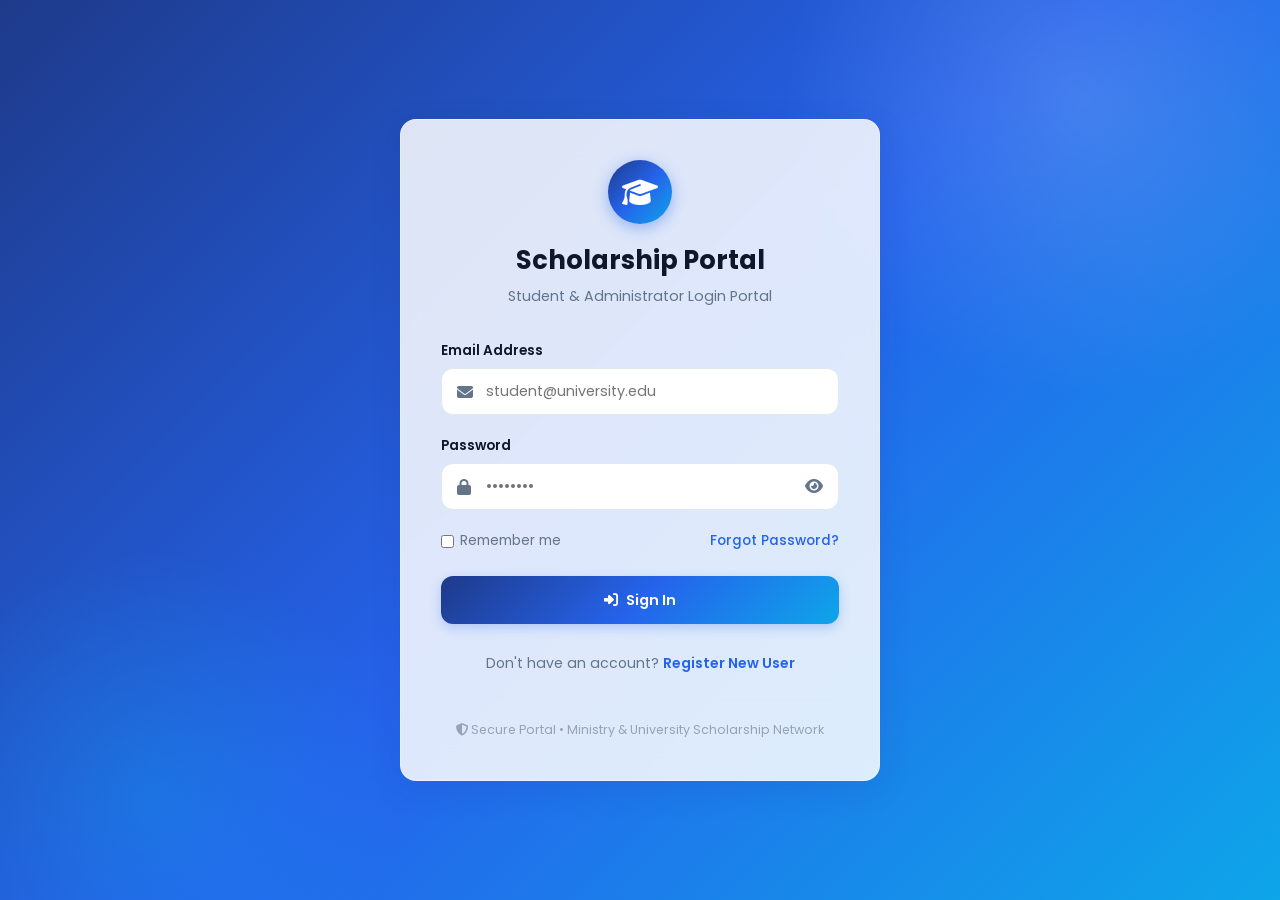
<file: index.html>
<!DOCTYPE html>
<html lang="en">
<head>
    <meta charset="UTF-8">
    <meta name="viewport" content="width=device-width, initial-scale=1.0">
    <title>Scholarship Management System - Student & Admin Login</title>
    <!-- Google Fonts Poppins -->
    <link rel="preconnect" href="https://fonts.googleapis.com">
    <link rel="preconnect" href="https://fonts.gstatic.com" crossorigin>
    <link href="https://fonts.googleapis.com/css2?family=Poppins:wght@300;400;500;600;700&display=swap" rel="stylesheet">
    <!-- Font Awesome Icons CDN -->
    <link rel="stylesheet" href="https://cdnjs.cloudflare.com/ajax/libs/font-awesome/6.5.1/css/all.min.css">
    <!-- Stylesheet -->
    <link rel="stylesheet" href="style.css">
</head>
<body>

    <div class="auth-wrapper">
        <div class="auth-card">
            <div class="auth-header">
                <div class="auth-logo">
                    <i class="fas fa-graduation-cap"></i>
                </div>
                <h1>Scholarship Portal</h1>
                <p>Student & Administrator Login Portal</p>
            </div>

            <form id="login-form">
                <div class="form-group">
                    <label for="login-email">Email Address</label>
                    <div class="input-icon-wrapper">
                        <input type="email" id="login-email" class="form-control" placeholder="student@university.edu" required>
                        <i class="fas fa-envelope input-icon"></i>
                    </div>
                </div>

                <div class="form-group">
                    <label for="login-password">Password</label>
                    <div class="input-icon-wrapper">
                        <input type="password" id="login-password" class="form-control" placeholder="••••••••" required>
                        <i class="fas fa-lock input-icon"></i>
                        <button type="button" id="toggle-password" class="toggle-password" aria-label="Toggle password visibility">
                            <i class="fas fa-eye"></i>
                        </button>
                    </div>
                </div>

                <div style="display: flex; justify-content: space-between; align-items: center; margin-bottom: 1.5rem; font-size: 0.85rem;">
                    <label style="display: flex; align-items: center; gap: 0.4rem; cursor: pointer; color: var(--text-muted);">
                        <input type="checkbox" id="remember-me"> Remember me
                    </label>
                    <a href="#" id="forgot-password-link" style="color: var(--primary); font-weight: 500;">Forgot Password?</a>
                </div>

                <button type="submit" class="btn btn-primary btn-block" style="padding: 0.85rem;">
                    <i class="fas fa-sign-in-alt"></i> Sign In
                </button>
            </form>

            <div style="text-align: center; margin-top: 1.75rem; font-size: 0.88rem; color: var(--text-muted);">
                Don't have an account? 
                <a href="register.html" style="font-weight: 600; color: var(--primary);">Register New User</a>
            </div>

            <div style="margin-top: 1.5rem; padding-top: 1.25rem; border-top: 1px solid var(--border); text-align: center; font-size: 0.78rem; color: var(--text-light);">
                <i class="fas fa-shield-alt"></i> Secure Portal • Ministry & University Scholarship Network
            </div>
        </div>
    </div>

    <!-- Script File -->
    <script src="script.js"></script>
</body>
</html>
</file>
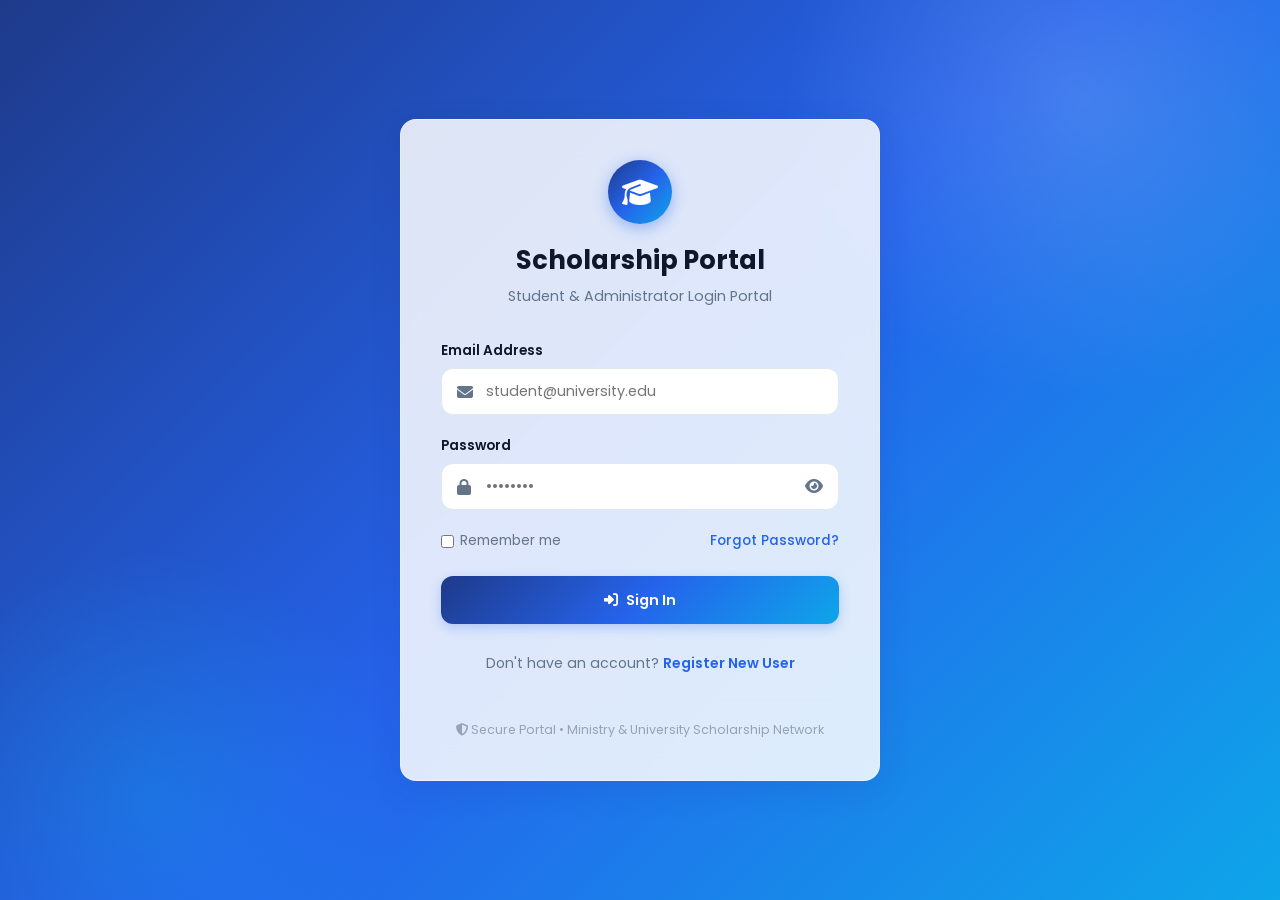
<file: admin.html>
<!DOCTYPE html>
<html lang="en">
<head>
    <meta charset="UTF-8">
    <meta name="viewport" content="width=device-width, initial-scale=1.0">
    <title>Admin Dashboard - Scholarship Management System</title>
    <!-- Google Fonts Poppins -->
    <link rel="preconnect" href="https://fonts.googleapis.com">
    <link rel="preconnect" href="https://fonts.gstatic.com" crossorigin>
    <link href="https://fonts.googleapis.com/css2?family=Poppins:wght@300;400;500;600;700&display=swap" rel="stylesheet">
    <!-- Font Awesome Icons CDN -->
    <link rel="stylesheet" href="https://cdnjs.cloudflare.com/ajax/libs/font-awesome/6.5.1/css/all.min.css">
    <!-- Stylesheet -->
    <link rel="stylesheet" href="style.css">
</head>
<body>

    <div class="app-layout">
        <!-- Admin Sidebar Navigation -->
        <aside class="sidebar" id="app-sidebar">
            <div class="sidebar-header" style="background: linear-gradient(135deg, #0f172a 0%, #1e3a8a 100%);">
                <i class="fas fa-user-shield sidebar-logo-icon"></i>
                <div class="sidebar-brand">
                    <h2>Admin Portal</h2>
                    <span>Scholarship System</span>
                </div>
            </div>

            <div class="sidebar-menu">
                <div class="menu-category">Admin Management</div>
                <ul class="nav-list">
                    <li class="nav-item">
                        <button class="nav-link admin-tab-btn active" data-target="admin-pane-apps">
                            <i class="fas fa-file-invoice"></i>
                            <span>Applications</span>
                        </button>
                    </li>
                    <li class="nav-item">
                        <button class="nav-link admin-tab-btn" data-target="admin-pane-students">
                            <i class="fas fa-user-graduate"></i>
                            <span>Students</span>
                        </button>
                    </li>
                    <li class="nav-item">
                        <button class="nav-link admin-tab-btn" data-target="admin-pane-scholarships">
                            <i class="fas fa-award"></i>
                            <span>Scholarships</span>
                        </button>
                    </li>
                    <li class="nav-item">
                        <button class="nav-link admin-tab-btn" data-target="admin-pane-reports">
                            <i class="fas fa-chart-line"></i>
                            <span>Reports & Analytics</span>
                        </button>
                    </li>
                </ul>
            </div>

            <div class="sidebar-footer">
                <a href="#" class="btn btn-secondary btn-block btn-logout">
                    <i class="fas fa-right-from-bracket"></i> Admin Logout
                </a>
            </div>
        </aside>

        <!-- Main Workspace -->
        <div class="main-wrapper">
            <!-- Header -->
            <header class="top-header">
                <div class="header-left">
                    <button class="hamburger-btn" id="hamburger-toggle" aria-label="Toggle navigation drawer">
                        <i class="fas fa-bars"></i>
                    </button>
                    <div class="page-title">
                        <h1>System Administration</h1>
                    </div>
                </div>

                <div class="header-right">
                    <div class="user-profile-menu">
                        <div class="avatar" style="background: var(--gradient-hero);">AD</div>
                        <div class="user-info">
                            <span class="user-name">System Administrator</span>
                            <span class="user-role">Super Admin</span>
                        </div>
                    </div>

                    <button class="btn btn-sm btn-secondary btn-logout" title="Sign Out">
                        <i class="fas fa-sign-out-alt"></i>
                    </button>
                </div>
            </header>

            <!-- Main Content Area -->
            <main class="content-area">
                <!-- Statistics Overview Grid -->
                <div class="stats-grid">
                    <div class="stat-card">
                        <div class="stat-details">
                            <span class="stat-title">Total Students</span>
                            <h3 class="stat-value" id="admin-stat-students">0</h3>
                        </div>
                        <div class="stat-icon blue">
                            <i class="fas fa-users"></i>
                        </div>
                    </div>

                    <div class="stat-card">
                        <div class="stat-details">
                            <span class="stat-title">Total Applications</span>
                            <h3 class="stat-value" id="admin-stat-apps">0</h3>
                        </div>
                        <div class="stat-icon purple">
                            <i class="fas fa-folder-open"></i>
                        </div>
                    </div>

                    <div class="stat-card">
                        <div class="stat-details">
                            <span class="stat-title">Pending Review</span>
                            <h3 class="stat-value" id="admin-stat-pending">0</h3>
                        </div>
                        <div class="stat-icon warning">
                            <i class="fas fa-clock"></i>
                        </div>
                    </div>

                    <div class="stat-card">
                        <div class="stat-details">
                            <span class="stat-title">Approved</span>
                            <h3 class="stat-value" id="admin-stat-approved">0</h3>
                        </div>
                        <div class="stat-icon green">
                            <i class="fas fa-check-double"></i>
                        </div>
                    </div>

                    <div class="stat-card">
                        <div class="stat-details">
                            <span class="stat-title">Rejected</span>
                            <h3 class="stat-value" id="admin-stat-rejected">0</h3>
                        </div>
                        <div class="stat-icon red">
                            <i class="fas fa-circle-xmark"></i>
                        </div>
                    </div>

                    <div class="stat-card">
                        <div class="stat-details">
                            <span class="stat-title">Total Approved Fund</span>
                            <h3 class="stat-value" id="admin-stat-amount">₹0</h3>
                        </div>
                        <div class="stat-icon green">
                            <i class="fas fa-hand-holding-dollar"></i>
                        </div>
                    </div>
                </div>

                <!-- Tab Pane 1: Applications Management -->
                <div class="tab-pane active" id="admin-pane-apps">
                    <div class="card-box">
                        <div class="card-box-header">
                            <h3 class="card-box-title">Student Application Queue</h3>
                        </div>

                        <div class="table-responsive">
                            <table class="custom-table">
                                <thead>
                                    <tr>
                                        <th>App ID</th>
                                        <th>Student Name</th>
                                        <th>Register #</th>
                                        <th>Scholarship Scheme</th>
                                        <th>Date</th>
                                        <th>Amount</th>
                                        <th>Status</th>
                                        <th>Actions</th>
                                    </tr>
                                </thead>
                                <tbody id="admin-apps-tbody">
                                    <!-- Populated dynamically -->
                                </tbody>
                            </table>

                            <div class="empty-state" id="admin-apps-empty" style="display: none;">
                                <div class="empty-state-icon">
                                    <i class="fas fa-inbox"></i>
                                </div>
                                <h3>No applications in queue</h3>
                                <p>Student submitted applications will appear here for verification and approval.</p>
                            </div>
                        </div>
                    </div>
                </div>

                <!-- Tab Pane 2: Students Management -->
                <div class="tab-pane" id="admin-pane-students">
                    <div class="card-box">
                        <div class="card-box-header">
                            <h3 class="card-box-title">Registered Students Directory</h3>
                        </div>

                        <div class="table-responsive">
                            <table class="custom-table">
                                <thead>
                                    <tr>
                                        <th>Student Name</th>
                                        <th>Email</th>
                                        <th>Register Number</th>
                                        <th>Department</th>
                                        <th>College</th>
                                        <th>Academic Year</th>
                                        <th>Action</th>
                                    </tr>
                                </thead>
                                <tbody id="admin-students-tbody">
                                    <!-- Populated dynamically -->
                                </tbody>
                            </table>

                            <div class="empty-state" id="admin-students-empty" style="display: none;">
                                <div class="empty-state-icon">
                                    <i class="fas fa-users-slash"></i>
                                </div>
                                <h3>No registered students</h3>
                                <p>Newly registered student profiles will be listed here.</p>
                            </div>
                        </div>
                    </div>
                </div>

                <!-- Tab Pane 3: Scholarships Management -->
                <div class="tab-pane" id="admin-pane-scholarships">
                    <div class="card-box">
                        <div class="card-box-header">
                            <h3 class="card-box-title">Active & Inactive Scholarship Schemes</h3>
                            <button onclick="openModal('add-scholarship-modal')" class="btn btn-primary btn-sm">
                                <i class="fas fa-plus"></i> Add New Scholarship
                            </button>
                        </div>

                        <div class="table-responsive">
                            <table class="custom-table">
                                <thead>
                                    <tr>
                                        <th>Scheme Name</th>
                                        <th>Category Type</th>
                                        <th>Grant Amount</th>
                                        <th>Academic Year</th>
                                        <th>Slots</th>
                                        <th>Status</th>
                                        <th>Actions</th>
                                    </tr>
                                </thead>
                                <tbody id="admin-scholarships-tbody">
                                    <!-- Populated dynamically -->
                                </tbody>
                            </table>
                        </div>
                    </div>
                </div>

                <!-- Tab Pane 4: Reports & Analytics -->
                <div class="tab-pane" id="admin-pane-reports">
                    <div class="card-box">
                        <div class="card-box-header">
                            <h3 class="card-box-title">Analytics & Distribution Reports</h3>
                        </div>

                        <div class="charts-grid">
                            <div class="chart-card">
                                <h4 class="chart-title">Applications by Status Breakdown</h4>
                                <div class="css-bar-chart">
                                    <div class="bar-item">
                                        <div class="bar-label">
                                            <span>Pending Applications</span>
                                            <span class="bar-count">0</span>
                                        </div>
                                        <div class="bar-track">
                                            <div class="bar-fill warning" id="bar-pending" style="width: 0%;"></div>
                                        </div>
                                    </div>

                                    <div class="bar-item">
                                        <div class="bar-label">
                                            <span>Under Review</span>
                                            <span class="bar-count">0</span>
                                        </div>
                                        <div class="bar-track">
                                            <div class="bar-fill blue" id="bar-review" style="width: 0%;"></div>
                                        </div>
                                    </div>

                                    <div class="bar-item">
                                        <div class="bar-label">
                                            <span>Approved Applications</span>
                                            <span class="bar-count">0</span>
                                        </div>
                                        <div class="bar-track">
                                            <div class="bar-fill green" id="bar-approved" style="width: 0%;"></div>
                                        </div>
                                    </div>

                                    <div class="bar-item">
                                        <div class="bar-label">
                                            <span>Rejected Applications</span>
                                            <span class="bar-count">0</span>
                                        </div>
                                        <div class="bar-track">
                                            <div class="bar-fill red" id="bar-rejected" style="width: 0%;"></div>
                                        </div>
                                    </div>
                                </div>
                            </div>
                        </div>
                    </div>
                </div>
            </main>
        </div>
    </div>

    <!-- Application Details Modal -->
    <div class="modal-backdrop" id="view-app-modal">
        <div class="modal-container">
            <div class="modal-header">
                <h3>Application Verification Detail</h3>
                <button class="modal-close"><i class="fas fa-xmark"></i></button>
            </div>
            <div class="modal-body" id="view-modal-body">
                <!-- Populated via script.js -->
            </div>
            <div class="modal-footer">
                <button class="btn btn-secondary modal-close">Close</button>
            </div>
        </div>
    </div>

    <!-- Add Scholarship Modal -->
    <div class="modal-backdrop" id="add-scholarship-modal">
        <div class="modal-container">
            <div class="modal-header">
                <h3>Add New Scholarship Scheme</h3>
                <button class="modal-close"><i class="fas fa-xmark"></i></button>
            </div>
            <form id="add-scholarship-form">
                <div class="modal-body">
                    <div class="form-group">
                        <label for="sch-name">Scholarship Name *</label>
                        <input type="text" id="sch-name" class="form-control" placeholder="e.g. Merit Excellence Scholarship" required>
                    </div>

                    <div class="form-group">
                        <label for="sch-type">Scheme Category *</label>
                        <select id="sch-type" class="form-control" required>
                            <option value="Merit-Based">Merit-Based</option>
                            <option value="Need-Based">Need-Based</option>
                            <option value="State Sponsored">State Sponsored</option>
                            <option value="Empowerment">Empowerment</option>
                            <option value="Category-Based">Category-Based</option>
                            <option value="Talent-Based">Talent-Based</option>
                            <option value="Postgraduate">Postgraduate</option>
                        </select>
                    </div>

                    <div class="form-group">
                        <label for="sch-amount">Grant Amount (₹) *</label>
                        <input type="number" id="sch-amount" class="form-control" placeholder="e.g. 50000" required>
                    </div>

                    <div class="form-group">
                        <label for="sch-year">Academic Year *</label>
                        <input type="text" id="sch-year" class="form-control" value="2025-2026" required>
                    </div>

                    <div class="form-group">
                        <label for="sch-slots">Available Slots *</label>
                        <input type="number" id="sch-slots" class="form-control" placeholder="e.g. 100" required>
                    </div>

                    <div class="form-group">
                        <label for="sch-desc">Eligibility Description</label>
                        <textarea id="sch-desc" class="form-control" rows="3" placeholder="Eligibility criteria and target audience details..."></textarea>
                    </div>
                </div>
                <div class="modal-footer">
                    <button type="button" class="btn btn-secondary modal-close">Cancel</button>
                    <button type="submit" class="btn btn-primary"><i class="fas fa-plus-circle"></i> Create Scheme</button>
                </div>
            </form>
        </div>
    </div>

    <!-- Script File -->
    <script src="script.js"></script>
</body>
</html>
</file>
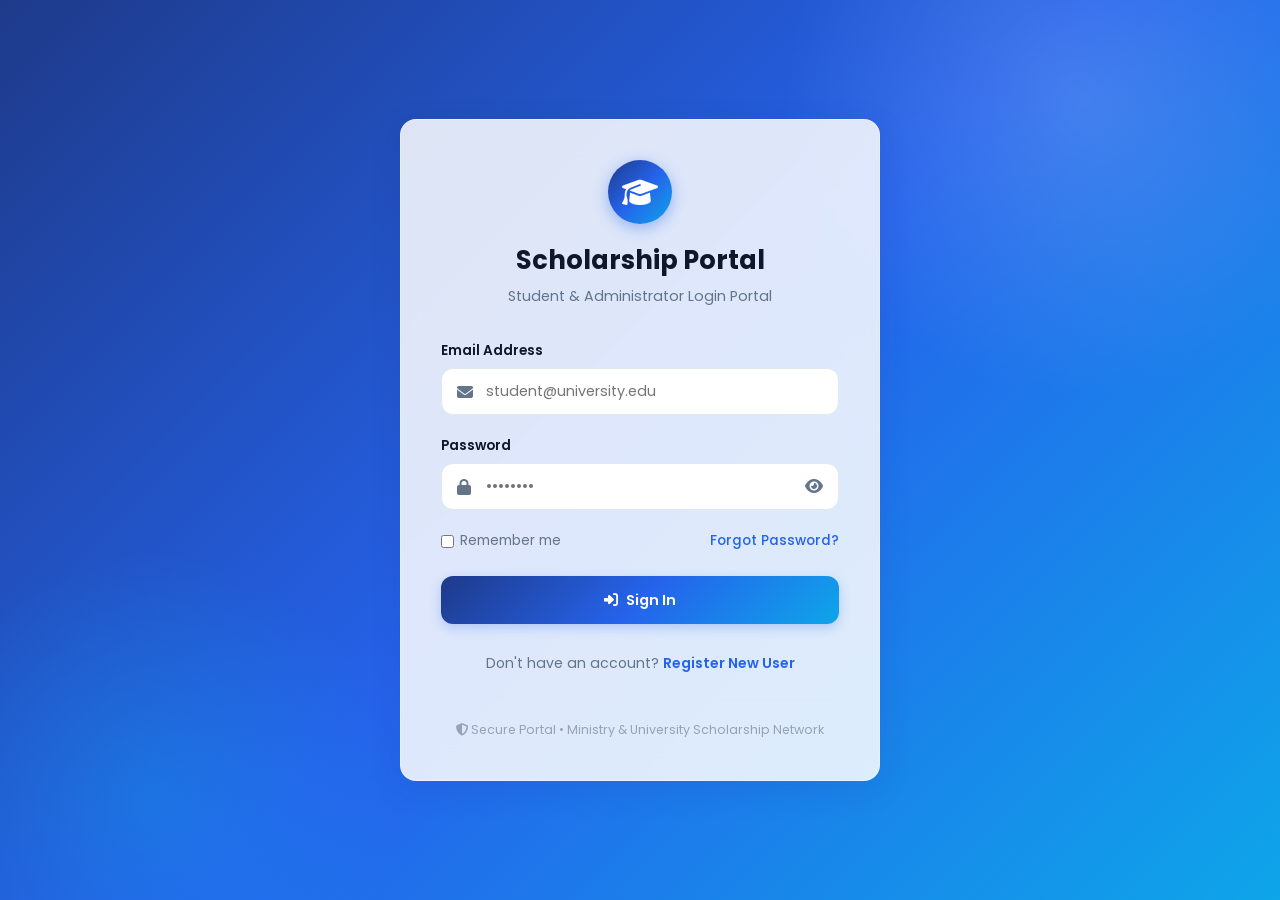
<file: applications.html>
<!DOCTYPE html>
<html lang="en">
<head>
    <meta charset="UTF-8">
    <meta name="viewport" content="width=device-width, initial-scale=1.0">
    <title>My Applications - Scholarship Management System</title>
    <!-- Google Fonts Poppins -->
    <link rel="preconnect" href="https://fonts.googleapis.com">
    <link rel="preconnect" href="https://fonts.gstatic.com" crossorigin>
    <link href="https://fonts.googleapis.com/css2?family=Poppins:wght@300;400;500;600;700&display=swap" rel="stylesheet">
    <!-- Font Awesome Icons CDN -->
    <link rel="stylesheet" href="https://cdnjs.cloudflare.com/ajax/libs/font-awesome/6.5.1/css/all.min.css">
    <!-- Stylesheet -->
    <link rel="stylesheet" href="style.css">
</head>
<body>

    <div class="app-layout">
        <!-- Sidebar Navigation -->
        <aside class="sidebar" id="app-sidebar">
            <div class="sidebar-header">
                <i class="fas fa-graduation-cap sidebar-logo-icon"></i>
                <div class="sidebar-brand">
                    <h2>Scholarship</h2>
                    <span>Portal System</span>
                </div>
            </div>

            <div class="sidebar-menu">
                <div class="menu-category">Main Menu</div>
                <ul class="nav-list">
                    <li class="nav-item">
                        <a href="dashboard.html" class="nav-link">
                            <i class="fas fa-chart-pie"></i>
                            <span>Dashboard</span>
                        </a>
                    </li>
                    <li class="nav-item">
                        <a href="apply.html" class="nav-link">
                            <i class="fas fa-file-signature"></i>
                            <span>Apply Scholarship</span>
                        </a>
                    </li>
                    <li class="nav-item">
                        <a href="applications.html" class="nav-link active">
                            <i class="fas fa-folder-open"></i>
                            <span>My Applications</span>
                        </a>
                    </li>
                    <li class="nav-item">
                        <a href="profile.html" class="nav-link">
                            <i class="fas fa-user-circle"></i>
                            <span>My Profile</span>
                        </a>
                    </li>
                    <li class="nav-item">
                        <a href="notifications.html" class="nav-link">
                            <i class="fas fa-bell"></i>
                            <span>Notifications</span>
                        </a>
                    </li>
                </ul>
            </div>

            <div class="sidebar-footer">
                <a href="#" class="btn btn-secondary btn-block btn-logout">
                    <i class="fas fa-right-from-bracket"></i> Logout
                </a>
            </div>
        </aside>

        <!-- Main Workspace -->
        <div class="main-wrapper">
            <!-- Header -->
            <header class="top-header">
                <div class="header-left">
                    <button class="hamburger-btn" id="hamburger-toggle" aria-label="Toggle navigation drawer">
                        <i class="fas fa-bars"></i>
                    </button>
                    <div class="page-title">
                        <h1>My Scholarship Applications</h1>
                    </div>
                </div>

                <div class="header-right">
                    <a href="notifications.html" class="icon-btn" title="Notifications">
                        <i class="fas fa-bell"></i>
                        <span class="badge-count notification-badge-count" style="display:none;">0</span>
                    </a>

                    <a href="profile.html" class="user-profile-menu">
                        <div class="avatar">U</div>
                        <div class="user-info">
                            <span class="user-name user-name-display">Student Name</span>
                            <span class="user-role user-role-display">Student</span>
                        </div>
                    </a>

                    <button class="btn btn-sm btn-secondary btn-logout" title="Sign Out">
                        <i class="fas fa-sign-out-alt"></i>
                    </button>
                </div>
            </header>

            <!-- Content -->
            <main class="content-area">
                <div class="card-box">
                    <!-- Filter and Search Header -->
                    <div class="filter-bar">
                        <div class="search-box">
                            <i class="fas fa-search"></i>
                            <input type="text" id="apps-search" class="form-control" placeholder="Search by App ID or Scholarship...">
                        </div>

                        <div class="filter-pills">
                            <button class="filter-pill active" data-filter="All">All</button>
                            <button class="filter-pill" data-filter="Pending">Pending</button>
                            <button class="filter-pill" data-filter="Under Review">Under Review</button>
                            <button class="filter-pill" data-filter="Approved">Approved</button>
                            <button class="filter-pill" data-filter="Rejected">Rejected</button>
                        </div>
                    </div>

                    <!-- Applications Table -->
                    <div class="table-responsive">
                        <table class="custom-table">
                            <thead>
                                <tr>
                                    <th>Application ID</th>
                                    <th>Scholarship Name</th>
                                    <th>Academic Year</th>
                                    <th>Application Date</th>
                                    <th>Grant Amount</th>
                                    <th>Status</th>
                                    <th>Action</th>
                                </tr>
                            </thead>
                            <tbody id="my-apps-tbody">
                                <!-- Populated dynamically -->
                            </tbody>
                        </table>

                        <!-- Empty State -->
                        <div class="empty-state" id="my-apps-empty" style="display: none;">
                            <div class="empty-state-icon">
                                <i class="fas fa-folder-open"></i>
                            </div>
                            <h3>No applications found</h3>
                            <p>Try adjusting your search criteria or apply for a new scholarship scheme.</p>
                            <a href="apply.html" class="btn btn-primary">
                                <i class="fas fa-plus"></i> Apply Scholarship
                            </a>
                        </div>
                    </div>
                </div>
            </main>
        </div>
    </div>

    <!-- Application Details Modal -->
    <div class="modal-backdrop" id="view-app-modal">
        <div class="modal-container">
            <div class="modal-header">
                <h3>Scholarship Application Summary</h3>
                <button class="modal-close"><i class="fas fa-xmark"></i></button>
            </div>
            <div class="modal-body" id="view-modal-body">
                <!-- Populated via script.js -->
            </div>
            <div class="modal-footer">
                <button class="btn btn-secondary modal-close">Close</button>
            </div>
        </div>
    </div>

    <!-- Script File -->
    <script src="script.js"></script>
</body>
</html>
</file>
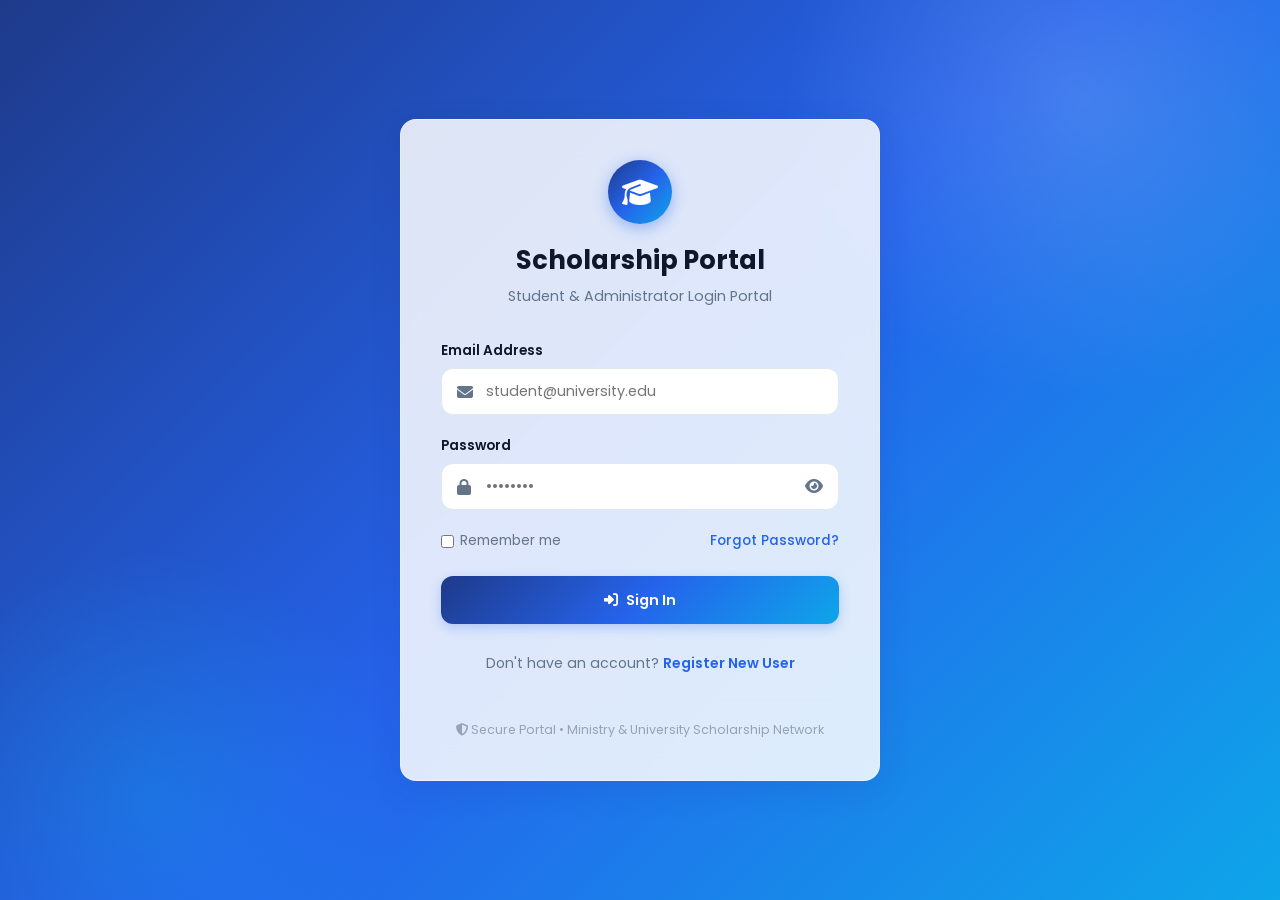
<file: apply.html>
<!DOCTYPE html>
<html lang="en">
<head>
    <meta charset="UTF-8">
    <meta name="viewport" content="width=device-width, initial-scale=1.0">
    <title>Apply Scholarship - Scholarship Management System</title>
    <!-- Google Fonts Poppins -->
    <link rel="preconnect" href="https://fonts.googleapis.com">
    <link rel="preconnect" href="https://fonts.gstatic.com" crossorigin>
    <link href="https://fonts.googleapis.com/css2?family=Poppins:wght@300;400;500;600;700&display=swap" rel="stylesheet">
    <!-- Font Awesome Icons CDN -->
    <link rel="stylesheet" href="https://cdnjs.cloudflare.com/ajax/libs/font-awesome/6.5.1/css/all.min.css">
    <!-- Stylesheet -->
    <link rel="stylesheet" href="style.css">
</head>
<body>

    <div class="app-layout">
        <!-- Sidebar Navigation -->
        <aside class="sidebar" id="app-sidebar">
            <div class="sidebar-header">
                <i class="fas fa-graduation-cap sidebar-logo-icon"></i>
                <div class="sidebar-brand">
                    <h2>Scholarship</h2>
                    <span>Portal System</span>
                </div>
            </div>

            <div class="sidebar-menu">
                <div class="menu-category">Main Menu</div>
                <ul class="nav-list">
                    <li class="nav-item">
                        <a href="dashboard.html" class="nav-link">
                            <i class="fas fa-chart-pie"></i>
                            <span>Dashboard</span>
                        </a>
                    </li>
                    <li class="nav-item">
                        <a href="apply.html" class="nav-link active">
                            <i class="fas fa-file-signature"></i>
                            <span>Apply Scholarship</span>
                        </a>
                    </li>
                    <li class="nav-item">
                        <a href="applications.html" class="nav-link">
                            <i class="fas fa-folder-open"></i>
                            <span>My Applications</span>
                        </a>
                    </li>
                    <li class="nav-item">
                        <a href="profile.html" class="nav-link">
                            <i class="fas fa-user-circle"></i>
                            <span>My Profile</span>
                        </a>
                    </li>
                    <li class="nav-item">
                        <a href="notifications.html" class="nav-link">
                            <i class="fas fa-bell"></i>
                            <span>Notifications</span>
                        </a>
                    </li>
                </ul>
            </div>

            <div class="sidebar-footer">
                <a href="#" class="btn btn-secondary btn-block btn-logout">
                    <i class="fas fa-right-from-bracket"></i> Logout
                </a>
            </div>
        </aside>

        <!-- Main Workspace -->
        <div class="main-wrapper">
            <!-- Header -->
            <header class="top-header">
                <div class="header-left">
                    <button class="hamburger-btn" id="hamburger-toggle" aria-label="Toggle navigation drawer">
                        <i class="fas fa-bars"></i>
                    </button>
                    <div class="page-title">
                        <h1>Scholarship Application Form</h1>
                    </div>
                </div>

                <div class="header-right">
                    <a href="notifications.html" class="icon-btn" title="Notifications">
                        <i class="fas fa-bell"></i>
                        <span class="badge-count notification-badge-count" style="display:none;">0</span>
                    </a>

                    <a href="profile.html" class="user-profile-menu">
                        <div class="avatar">U</div>
                        <div class="user-info">
                            <span class="user-name user-name-display">Student Name</span>
                            <span class="user-role user-role-display">Student</span>
                        </div>
                    </a>

                    <button class="btn btn-sm btn-secondary btn-logout" title="Sign Out">
                        <i class="fas fa-sign-out-alt"></i>
                    </button>
                </div>
            </header>

            <!-- Main Content Area -->
            <main class="content-area">
                <form id="scholarship-apply-form">
                    <!-- Step 1: Student Information -->
                    <div class="card-box">
                        <div class="card-box-header">
                            <h3 class="card-box-title">
                                <i class="fas fa-user-graduate" style="color: var(--primary); margin-right: 0.5rem;"></i>
                                Student Profile Information
                            </h3>
                            <span style="font-size: 0.8rem; color: var(--text-muted);">Auto-filled from account</span>
                        </div>

                        <div class="form-grid">
                            <div class="form-group">
                                <label for="apply-name">Full Name</label>
                                <input type="text" id="apply-name" class="form-control" readonly style="background: var(--background);">
                            </div>

                            <div class="form-group">
                                <label for="apply-regno">Register Number</label>
                                <input type="text" id="apply-regno" class="form-control" readonly style="background: var(--background);">
                            </div>

                            <div class="form-group">
                                <label for="apply-email">Email Address</label>
                                <input type="email" id="apply-email" class="form-control" readonly style="background: var(--background);">
                            </div>

                            <div class="form-group">
                                <label for="apply-mobile">Mobile Number</label>
                                <input type="tel" id="apply-mobile" class="form-control" readonly style="background: var(--background);">
                            </div>

                            <div class="form-group">
                                <label for="apply-dept">Department</label>
                                <input type="text" id="apply-dept" class="form-control" readonly style="background: var(--background);">
                            </div>

                            <div class="form-group">
                                <label for="apply-college">College / Institute</label>
                                <input type="text" id="apply-college" class="form-control" readonly style="background: var(--background);">
                            </div>
                        </div>
                    </div>

                    <!-- Step 2: Scholarship Details -->
                    <div class="card-box">
                        <div class="card-box-header">
                            <h3 class="card-box-title">
                                <i class="fas fa-award" style="color: var(--primary); margin-right: 0.5rem;"></i>
                                Scholarship Selection & Financial Details
                            </h3>
                        </div>

                        <div class="form-grid">
                            <div class="form-group full-width">
                                <label for="apply-scholarship-name">Scholarship Scheme *</label>
                                <select id="apply-scholarship-name" class="form-control" required>
                                    <!-- Populated via script.js -->
                                </select>
                            </div>

                            <div class="form-group">
                                <label for="apply-year">Academic Year *</label>
                                <input type="text" id="apply-year" class="form-control" placeholder="e.g. 2025-2026" required>
                            </div>

                            <div class="form-group">
                                <label for="apply-amount">Scholarship Grant Amount</label>
                                <input type="text" id="apply-amount" class="form-control" readonly placeholder="Auto-calculated" style="background: var(--background); font-weight: 700; color: var(--success);">
                            </div>

                            <div class="form-group">
                                <label for="apply-income">Annual Family Income (₹) *</label>
                                <input type="number" id="apply-income" class="form-control" placeholder="e.g. 180000" required>
                            </div>

                            <div class="form-group">
                                <label for="apply-cgpa">CGPA / Percentage *</label>
                                <input type="number" step="0.01" id="apply-cgpa" class="form-control" placeholder="e.g. 8.75 or 87.5" required>
                            </div>

                            <div class="form-group">
                                <label for="apply-bankno">Bank Account Number *</label>
                                <input type="text" id="apply-bankno" class="form-control" placeholder="Account Number for Direct Benefit Transfer" required>
                            </div>

                            <div class="form-group">
                                <label for="apply-ifsc">IFSC Code *</label>
                                <input type="text" id="apply-ifsc" class="form-control" placeholder="e.g. SBIN0001234" required>
                            </div>
                        </div>
                    </div>

                    <!-- Step 3: Supporting Documents -->
                    <div class="card-box">
                        <div class="card-box-header">
                            <h3 class="card-box-title">
                                <i class="fas fa-file-pdf" style="color: var(--primary); margin-right: 0.5rem;"></i>
                                Required Verification Documents
                            </h3>
                            <span style="font-size: 0.8rem; color: var(--text-muted);">PDF / JPG format supported</span>
                        </div>

                        <div class="form-grid">
                            <div class="form-group">
                                <label>Aadhaar Card *</label>
                                <label class="file-upload-zone">
                                    <i class="fas fa-cloud-arrow-up"></i>
                                    <p style="font-size: 0.85rem; font-weight: 500;">Click to upload Aadhaar Card</p>
                                    <input type="file" class="file-input-field" hidden required accept=".pdf,.jpg,.jpeg,.png">
                                    <span class="selected-file-name" style="display:none;"></span>
                                </label>
                            </div>

                            <div class="form-group">
                                <label>College Student ID *</label>
                                <label class="file-upload-zone">
                                    <i class="fas fa-cloud-arrow-up"></i>
                                    <p style="font-size: 0.85rem; font-weight: 500;">Click to upload College ID</p>
                                    <input type="file" class="file-input-field" hidden required accept=".pdf,.jpg,.jpeg,.png">
                                    <span class="selected-file-name" style="display:none;"></span>
                                </label>
                            </div>

                            <div class="form-group">
                                <label>Marks Sheet / Grade Sheet *</label>
                                <label class="file-upload-zone">
                                    <i class="fas fa-cloud-arrow-up"></i>
                                    <p style="font-size: 0.85rem; font-weight: 500;">Click to upload Marks Sheet</p>
                                    <input type="file" class="file-input-field" hidden required accept=".pdf,.jpg,.jpeg,.png">
                                    <span class="selected-file-name" style="display:none;"></span>
                                </label>
                            </div>

                            <div class="form-group">
                                <label>Income Certificate *</label>
                                <label class="file-upload-zone">
                                    <i class="fas fa-cloud-arrow-up"></i>
                                    <p style="font-size: 0.85rem; font-weight: 500;">Click to upload Income Cert</p>
                                    <input type="file" class="file-input-field" hidden required accept=".pdf,.jpg,.jpeg,.png">
                                    <span class="selected-file-name" style="display:none;"></span>
                                </label>
                            </div>

                            <div class="form-group">
                                <label>Community Certificate</label>
                                <label class="file-upload-zone">
                                    <i class="fas fa-cloud-arrow-up"></i>
                                    <p style="font-size: 0.85rem; font-weight: 500;">Click to upload Community Cert</p>
                                    <input type="file" class="file-input-field" hidden accept=".pdf,.jpg,.jpeg,.png">
                                    <span class="selected-file-name" style="display:none;"></span>
                                </label>
                            </div>

                            <div class="form-group">
                                <label>Bank Passbook Copy *</label>
                                <label class="file-upload-zone">
                                    <i class="fas fa-cloud-arrow-up"></i>
                                    <p style="font-size: 0.85rem; font-weight: 500;">Click to upload Passbook</p>
                                    <input type="file" class="file-input-field" hidden required accept=".pdf,.jpg,.jpeg,.png">
                                    <span class="selected-file-name" style="display:none;"></span>
                                </label>
                            </div>
                        </div>
                    </div>

                    <!-- Submission Bar -->
                    <div style="display: flex; justify-content: flex-end; gap: 1rem; margin-bottom: 2rem;">
                        <a href="dashboard.html" class="btn btn-secondary">Cancel</a>
                        <button type="submit" class="btn btn-primary btn-lg" style="padding: 0.85rem 2.5rem;">
                            <i class="fas fa-paper-plane"></i> Submit Application
                        </button>
                    </div>
                </form>
            </main>
        </div>
    </div>

    <!-- Script File -->
    <script src="script.js"></script>
</body>
</html>
</file>
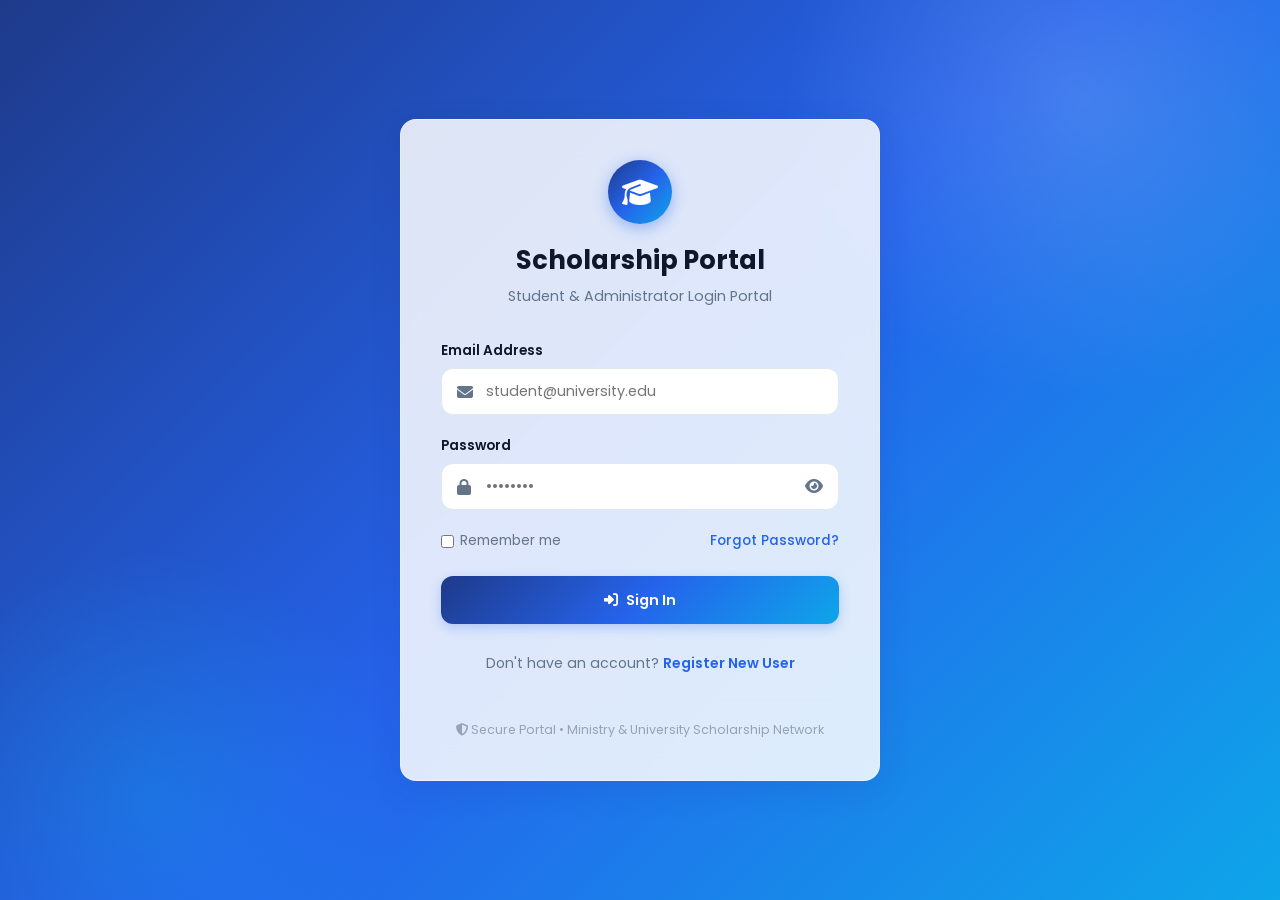
<file: dashboard.html>
<!DOCTYPE html>
<html lang="en">
<head>
    <meta charset="UTF-8">
    <meta name="viewport" content="width=device-width, initial-scale=1.0">
    <title>Student Dashboard - Scholarship Management System</title>
    <!-- Google Fonts Poppins -->
    <link rel="preconnect" href="https://fonts.googleapis.com">
    <link rel="preconnect" href="https://fonts.gstatic.com" crossorigin>
    <link href="https://fonts.googleapis.com/css2?family=Poppins:wght@300;400;500;600;700&display=swap" rel="stylesheet">
    <!-- Font Awesome Icons CDN -->
    <link rel="stylesheet" href="https://cdnjs.cloudflare.com/ajax/libs/font-awesome/6.5.1/css/all.min.css">
    <!-- Stylesheet -->
    <link rel="stylesheet" href="style.css">
</head>
<body>

    <div class="app-layout">
        <!-- Sidebar Navigation -->
        <aside class="sidebar" id="app-sidebar">
            <div class="sidebar-header">
                <i class="fas fa-graduation-cap sidebar-logo-icon"></i>
                <div class="sidebar-brand">
                    <h2>Scholarship</h2>
                    <span>Portal System</span>
                </div>
            </div>

            <div class="sidebar-menu">
                <div class="menu-category">Main Menu</div>
                <ul class="nav-list">
                    <li class="nav-item">
                        <a href="dashboard.html" class="nav-link active">
                            <i class="fas fa-chart-pie"></i>
                            <span>Dashboard</span>
                        </a>
                    </li>
                    <li class="nav-item">
                        <a href="apply.html" class="nav-link">
                            <i class="fas fa-file-signature"></i>
                            <span>Apply Scholarship</span>
                        </a>
                    </li>
                    <li class="nav-item">
                        <a href="applications.html" class="nav-link">
                            <i class="fas fa-folder-open"></i>
                            <span>My Applications</span>
                        </a>
                    </li>
                    <li class="nav-item">
                        <a href="profile.html" class="nav-link">
                            <i class="fas fa-user-circle"></i>
                            <span>My Profile</span>
                        </a>
                    </li>
                    <li class="nav-item">
                        <a href="notifications.html" class="nav-link">
                            <i class="fas fa-bell"></i>
                            <span>Notifications</span>
                        </a>
                    </li>
                </ul>
            </div>

            <div class="sidebar-footer">
                <a href="#" class="btn btn-secondary btn-block btn-logout">
                    <i class="fas fa-right-from-bracket"></i> Logout
                </a>
            </div>
        </aside>

        <!-- Main Workspace -->
        <div class="main-wrapper">
            <!-- Top Header -->
            <header class="top-header">
                <div class="header-left">
                    <button class="hamburger-btn" id="hamburger-toggle" aria-label="Toggle navigation drawer">
                        <i class="fas fa-bars"></i>
                    </button>
                    <div class="page-title">
                        <h1>Student Dashboard</h1>
                    </div>
                </div>

                <div class="header-right">
                    <a href="notifications.html" class="icon-btn" title="Notifications">
                        <i class="fas fa-bell"></i>
                        <span class="badge-count notification-badge-count" style="display:none;">0</span>
                    </a>

                    <a href="profile.html" class="user-profile-menu">
                        <div class="avatar">U</div>
                        <div class="user-info">
                            <span class="user-name user-name-display">Student Name</span>
                            <span class="user-role user-role-display">Student</span>
                        </div>
                    </a>

                    <button class="btn btn-sm btn-secondary btn-logout" title="Sign Out">
                        <i class="fas fa-sign-out-alt"></i>
                    </button>
                </div>
            </header>

            <!-- Main Content Area -->
            <main class="content-area">
                <!-- Welcome Hero Banner -->
                <div class="welcome-hero">
                    <h2>Welcome, <span id="dash-welcome-name">Student</span>! 👋</h2>
                    <p>Manage your scholarship applications and track your application status in real time.</p>
                </div>

                <!-- Statistics Grid -->
                <div class="stats-grid">
                    <div class="stat-card">
                        <div class="stat-details">
                            <span class="stat-title">Total Applications</span>
                            <h3 class="stat-value" id="stat-total-apps">0</h3>
                        </div>
                        <div class="stat-icon blue">
                            <i class="fas fa-file-invoice"></i>
                        </div>
                    </div>

                    <div class="stat-card">
                        <div class="stat-details">
                            <span class="stat-title">Approved Applications</span>
                            <h3 class="stat-value" id="stat-approved-apps">0</h3>
                        </div>
                        <div class="stat-icon green">
                            <i class="fas fa-check-circle"></i>
                        </div>
                    </div>

                    <div class="stat-card">
                        <div class="stat-details">
                            <span class="stat-title">Scholarship Amount</span>
                            <h3 class="stat-value" id="stat-total-amount">₹0</h3>
                        </div>
                        <div class="stat-icon warning">
                            <i class="fas fa-indian-rupee-sign"></i>
                        </div>
                    </div>

                    <div class="stat-card">
                        <div class="stat-details">
                            <span class="stat-title">Academic Year</span>
                            <h3 class="stat-value" id="stat-academic-year">N/A</h3>
                        </div>
                        <div class="stat-icon purple">
                            <i class="fas fa-graduation-cap"></i>
                        </div>
                    </div>
                </div>

                <!-- Quick Actions Section -->
                <div class="quick-actions-section">
                    <div class="section-title">Quick Actions</div>
                    <div class="quick-actions-grid">
                        <a href="apply.html" class="action-card">
                            <i class="fas fa-pen-to-square"></i>
                            <span>Apply Scholarship</span>
                        </a>

                        <a href="applications.html" class="action-card">
                            <i class="fas fa-list-check"></i>
                            <span>My Applications</span>
                        </a>

                        <a href="profile.html" class="action-card">
                            <i class="fas fa-id-badge"></i>
                            <span>My Profile</span>
                        </a>

                        <a href="notifications.html" class="action-card">
                            <i class="fas fa-bell"></i>
                            <span>Notifications</span>
                        </a>
                    </div>
                </div>

                <!-- Recent Applications Table Box -->
                <div class="card-box">
                    <div class="card-box-header">
                        <h3 class="card-box-title">Recent Applications</h3>
                        <a href="applications.html" class="btn btn-sm btn-secondary">
                            View All <i class="fas fa-arrow-right"></i>
                        </a>
                    </div>

                    <div class="table-responsive">
                        <table class="custom-table">
                            <thead>
                                <tr>
                                    <th>Scholarship</th>
                                    <th>Application ID</th>
                                    <th>Date</th>
                                    <th>Amount</th>
                                    <th>Status</th>
                                    <th>Action</th>
                                </tr>
                            </thead>
                            <tbody id="recent-apps-tbody">
                                <!-- Dynamic rows -->
                            </tbody>
                        </table>

                        <!-- Empty State -->
                        <div class="empty-state" id="recent-apps-empty" style="display: none;">
                            <div class="empty-state-icon">
                                <i class="fas fa-folder-open"></i>
                            </div>
                            <h3>No applications found.</h3>
                            <p>You haven't submitted any scholarship applications yet.</p>
                            <a href="apply.html" class="btn btn-primary">
                                <i class="fas fa-plus"></i> Apply Now
                            </a>
                        </div>
                    </div>
                </div>
            </main>
        </div>
    </div>

    <!-- Script File -->
    <script src="script.js"></script>
</body>
</html>
</file>
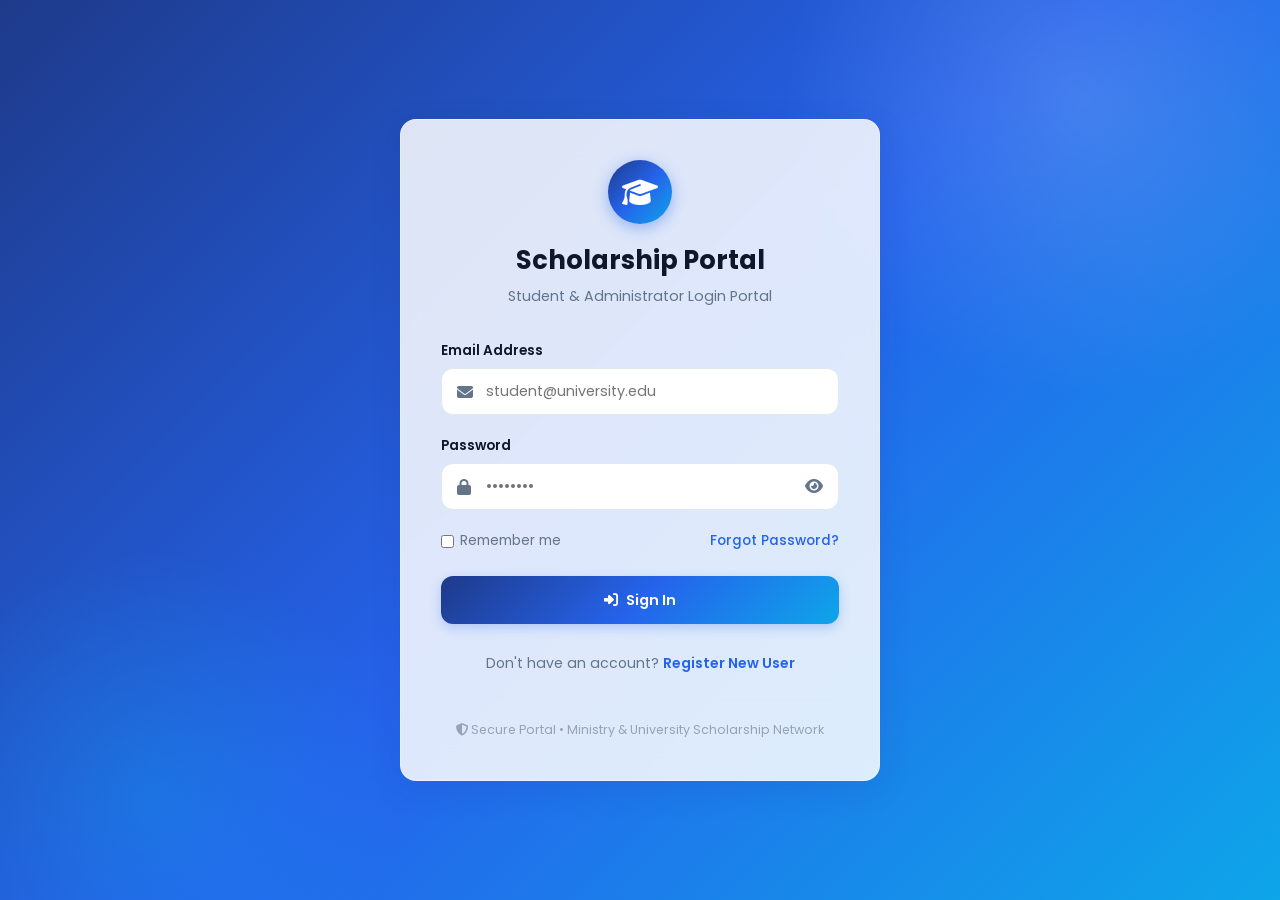
<file: notifications.html>
<!DOCTYPE html>
<html lang="en">
<head>
    <meta charset="UTF-8">
    <meta name="viewport" content="width=device-width, initial-scale=1.0">
    <title>Notifications - Scholarship Management System</title>
    <!-- Google Fonts Poppins -->
    <link rel="preconnect" href="https://fonts.googleapis.com">
    <link rel="preconnect" href="https://fonts.gstatic.com" crossorigin>
    <link href="https://fonts.googleapis.com/css2?family=Poppins:wght@300;400;500;600;700&display=swap" rel="stylesheet">
    <!-- Font Awesome Icons CDN -->
    <link rel="stylesheet" href="https://cdnjs.cloudflare.com/ajax/libs/font-awesome/6.5.1/css/all.min.css">
    <!-- Stylesheet -->
    <link rel="stylesheet" href="style.css">
</head>
<body>

    <div class="app-layout">
        <!-- Sidebar Navigation -->
        <aside class="sidebar" id="app-sidebar">
            <div class="sidebar-header">
                <i class="fas fa-graduation-cap sidebar-logo-icon"></i>
                <div class="sidebar-brand">
                    <h2>Scholarship</h2>
                    <span>Portal System</span>
                </div>
            </div>

            <div class="sidebar-menu">
                <div class="menu-category">Main Menu</div>
                <ul class="nav-list">
                    <li class="nav-item">
                        <a href="dashboard.html" class="nav-link">
                            <i class="fas fa-chart-pie"></i>
                            <span>Dashboard</span>
                        </a>
                    </li>
                    <li class="nav-item">
                        <a href="apply.html" class="nav-link">
                            <i class="fas fa-file-signature"></i>
                            <span>Apply Scholarship</span>
                        </a>
                    </li>
                    <li class="nav-item">
                        <a href="applications.html" class="nav-link">
                            <i class="fas fa-folder-open"></i>
                            <span>My Applications</span>
                        </a>
                    </li>
                    <li class="nav-item">
                        <a href="profile.html" class="nav-link">
                            <i class="fas fa-user-circle"></i>
                            <span>My Profile</span>
                        </a>
                    </li>
                    <li class="nav-item">
                        <a href="notifications.html" class="nav-link active">
                            <i class="fas fa-bell"></i>
                            <span>Notifications</span>
                        </a>
                    </li>
                </ul>
            </div>

            <div class="sidebar-footer">
                <a href="#" class="btn btn-secondary btn-block btn-logout">
                    <i class="fas fa-right-from-bracket"></i> Logout
                </a>
            </div>
        </aside>

        <!-- Main Workspace -->
        <div class="main-wrapper">
            <!-- Header -->
            <header class="top-header">
                <div class="header-left">
                    <button class="hamburger-btn" id="hamburger-toggle" aria-label="Toggle navigation drawer">
                        <i class="fas fa-bars"></i>
                    </button>
                    <div class="page-title">
                        <h1>Notification Center</h1>
                    </div>
                </div>

                <div class="header-right">
                    <a href="notifications.html" class="icon-btn" title="Notifications">
                        <i class="fas fa-bell"></i>
                        <span class="badge-count notification-badge-count" style="display:none;">0</span>
                    </a>

                    <a href="profile.html" class="user-profile-menu">
                        <div class="avatar">U</div>
                        <div class="user-info">
                            <span class="user-name user-name-display">Student Name</span>
                            <span class="user-role user-role-display">Student</span>
                        </div>
                    </a>

                    <button class="btn btn-sm btn-secondary btn-logout" title="Sign Out">
                        <i class="fas fa-sign-out-alt"></i>
                    </button>
                </div>
            </header>

            <!-- Content Area -->
            <main class="content-area">
                <div class="card-box">
                    <div class="card-box-header">
                        <h3 class="card-box-title">System Alerts & Status Updates</h3>
                        <button id="mark-all-read-btn" class="btn btn-sm btn-secondary">
                            <i class="fas fa-check-double"></i> Mark All as Read
                        </button>
                    </div>

                    <div id="notifications-container" class="notification-list">
                        <!-- Populated dynamically -->
                    </div>

                    <!-- Empty State -->
                    <div class="empty-state" id="notifications-empty" style="display: none;">
                        <div class="empty-state-icon">
                            <i class="fas fa-bell-slash"></i>
                        </div>
                        <h3>No notifications available.</h3>
                        <p>You're all caught up! Updates about your scholarship applications will appear here.</p>
                    </div>
                </div>
            </main>
        </div>
    </div>

    <!-- Script File -->
    <script src="script.js"></script>
</body>
</html>
</file>
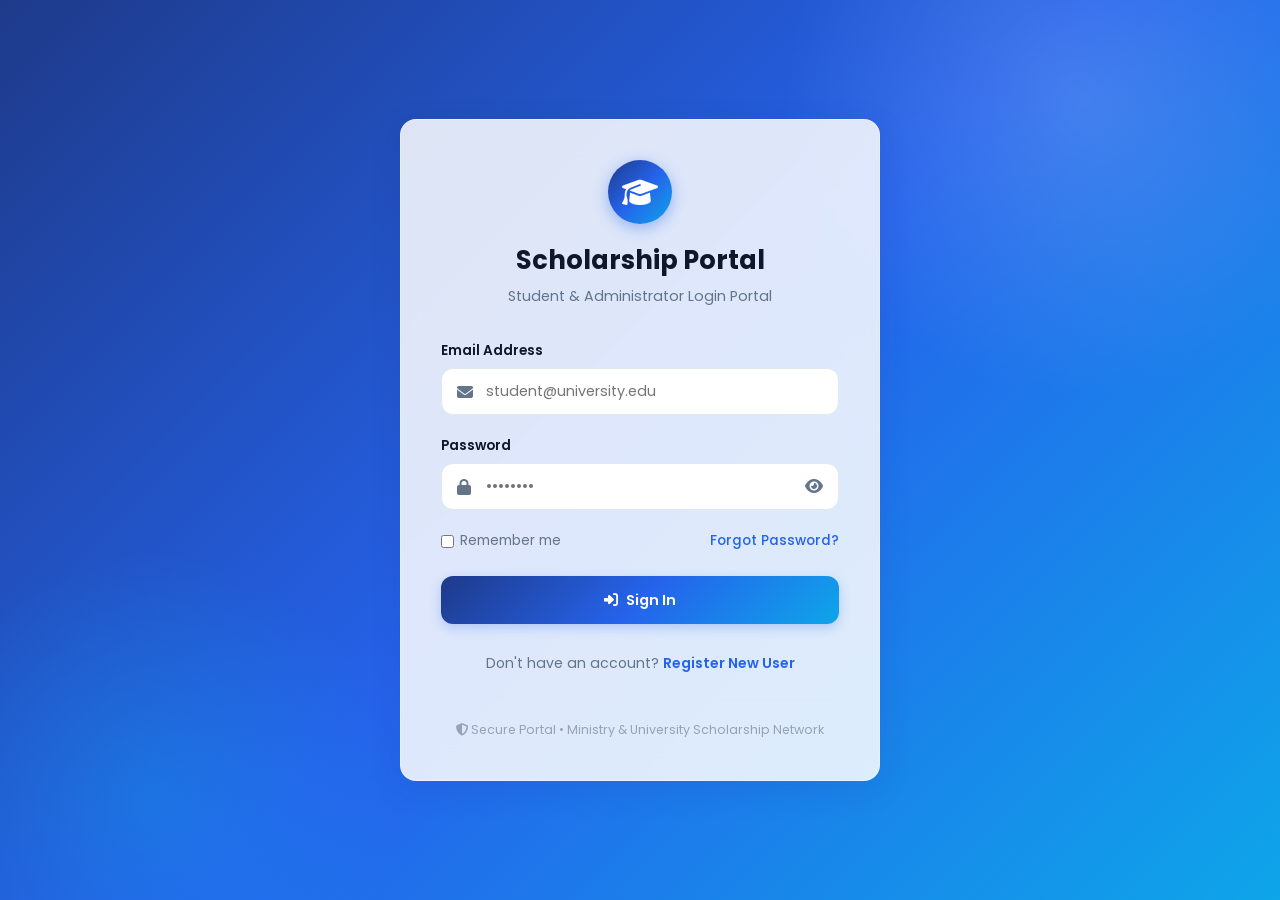
<file: profile.html>
<!DOCTYPE html>
<html lang="en">
<head>
    <meta charset="UTF-8">
    <meta name="viewport" content="width=device-width, initial-scale=1.0">
    <title>My Profile - Scholarship Management System</title>
    <!-- Google Fonts Poppins -->
    <link rel="preconnect" href="https://fonts.googleapis.com">
    <link rel="preconnect" href="https://fonts.gstatic.com" crossorigin>
    <link href="https://fonts.googleapis.com/css2?family=Poppins:wght@300;400;500;600;700&display=swap" rel="stylesheet">
    <!-- Font Awesome Icons CDN -->
    <link rel="stylesheet" href="https://cdnjs.cloudflare.com/ajax/libs/font-awesome/6.5.1/css/all.min.css">
    <!-- Stylesheet -->
    <link rel="stylesheet" href="style.css">
</head>
<body>

    <div class="app-layout">
        <!-- Sidebar Navigation -->
        <aside class="sidebar" id="app-sidebar">
            <div class="sidebar-header">
                <i class="fas fa-graduation-cap sidebar-logo-icon"></i>
                <div class="sidebar-brand">
                    <h2>Scholarship</h2>
                    <span>Portal System</span>
                </div>
            </div>

            <div class="sidebar-menu">
                <div class="menu-category">Main Menu</div>
                <ul class="nav-list">
                    <li class="nav-item">
                        <a href="dashboard.html" class="nav-link">
                            <i class="fas fa-chart-pie"></i>
                            <span>Dashboard</span>
                        </a>
                    </li>
                    <li class="nav-item">
                        <a href="apply.html" class="nav-link">
                            <i class="fas fa-file-signature"></i>
                            <span>Apply Scholarship</span>
                        </a>
                    </li>
                    <li class="nav-item">
                        <a href="applications.html" class="nav-link">
                            <i class="fas fa-folder-open"></i>
                            <span>My Applications</span>
                        </a>
                    </li>
                    <li class="nav-item">
                        <a href="profile.html" class="nav-link active">
                            <i class="fas fa-user-circle"></i>
                            <span>My Profile</span>
                        </a>
                    </li>
                    <li class="nav-item">
                        <a href="notifications.html" class="nav-link">
                            <i class="fas fa-bell"></i>
                            <span>Notifications</span>
                        </a>
                    </li>
                </ul>
            </div>

            <div class="sidebar-footer">
                <a href="#" class="btn btn-secondary btn-block btn-logout">
                    <i class="fas fa-right-from-bracket"></i> Logout
                </a>
            </div>
        </aside>

        <!-- Main Workspace -->
        <div class="main-wrapper">
            <!-- Header -->
            <header class="top-header">
                <div class="header-left">
                    <button class="hamburger-btn" id="hamburger-toggle" aria-label="Toggle navigation drawer">
                        <i class="fas fa-bars"></i>
                    </button>
                    <div class="page-title">
                        <h1>Student Profile</h1>
                    </div>
                </div>

                <div class="header-right">
                    <a href="notifications.html" class="icon-btn" title="Notifications">
                        <i class="fas fa-bell"></i>
                        <span class="badge-count notification-badge-count" style="display:none;">0</span>
                    </a>

                    <a href="profile.html" class="user-profile-menu">
                        <div class="avatar">U</div>
                        <div class="user-info">
                            <span class="user-name user-name-display">Student Name</span>
                            <span class="user-role user-role-display">Student</span>
                        </div>
                    </a>

                    <button class="btn btn-sm btn-secondary btn-logout" title="Sign Out">
                        <i class="fas fa-sign-out-alt"></i>
                    </button>
                </div>
            </header>

            <!-- Content Area -->
            <main class="content-area">
                <div class="card-box">
                    <div style="display: flex; flex-wrap: wrap; gap: 2rem; align-items: center; padding-bottom: 1.5rem; border-bottom: 1px solid var(--border); margin-bottom: 1.5rem;">
                        <div class="avatar" id="prof-avatar-large" style="width: 90px; height: 90px; font-size: 2.2rem; font-weight: 700;">U</div>
                        <div style="flex: 1;">
                            <h2 id="prof-name" style="font-size: 1.5rem; font-weight: 700; color: var(--text-main);">Student Name</h2>
                            <p style="color: var(--text-muted); font-size: 0.9rem;">Registered Student • Active Account</p>
                        </div>
                        <div>
                            <button id="edit-profile-btn" class="btn btn-primary">
                                <i class="fas fa-pen-to-square"></i> Edit Profile
                            </button>
                        </div>
                    </div>

                    <div class="detail-grid">
                        <div class="detail-item">
                            <label>Email Address</label>
                            <p id="prof-email">student@university.edu</p>
                        </div>
                        <div class="detail-item">
                            <label>Register Number</label>
                            <p id="prof-regno">REG2026001</p>
                        </div>
                        <div class="detail-item">
                            <label>Mobile Number</label>
                            <p id="prof-mobile">+91 98765 43210</p>
                        </div>
                        <div class="detail-item">
                            <label>Department</label>
                            <p id="prof-dept">Computer Science & Engineering</p>
                        </div>
                        <div class="detail-item">
                            <label>College / University</label>
                            <p id="prof-college">National Institute of Technology</p>
                        </div>
                        <div class="detail-item">
                            <label>Academic Year</label>
                            <p id="prof-year">3rd Year</p>
                        </div>
                        <div class="detail-item">
                            <label>Date of Birth</label>
                            <p id="prof-dob">2004-05-15</p>
                        </div>
                    </div>
                </div>
            </main>
        </div>
    </div>

    <!-- Edit Profile Modal -->
    <div class="modal-backdrop" id="edit-profile-modal">
        <div class="modal-container">
            <div class="modal-header">
                <h3>Edit Student Profile</h3>
                <button class="modal-close"><i class="fas fa-xmark"></i></button>
            </div>
            <form id="edit-profile-form">
                <div class="modal-body">
                    <div class="form-group">
                        <label for="edit-fullname">Full Name *</label>
                        <input type="text" id="edit-fullname" class="form-control" required>
                    </div>

                    <div class="form-group">
                        <label for="edit-mobile">Mobile Number *</label>
                        <input type="tel" id="edit-mobile" class="form-control" required>
                    </div>

                    <div class="form-group">
                        <label for="edit-dept">Department *</label>
                        <input type="text" id="edit-dept" class="form-control" required>
                    </div>

                    <div class="form-group">
                        <label for="edit-college">College / University *</label>
                        <input type="text" id="edit-college" class="form-control" required>
                    </div>

                    <div class="form-group">
                        <label for="edit-year">Academic Year *</label>
                        <select id="edit-year" class="form-control" required>
                            <option value="1st Year">1st Year</option>
                            <option value="2nd Year">2nd Year</option>
                            <option value="3rd Year">3rd Year</option>
                            <option value="4th Year">4th Year</option>
                            <option value="Postgraduate">Postgraduate</option>
                            <option value="Doctoral / PhD">Doctoral / PhD</option>
                        </select>
                    </div>
                </div>
                <div class="modal-footer">
                    <button type="button" class="btn btn-secondary modal-close">Cancel</button>
                    <button type="submit" class="btn btn-primary"><i class="fas fa-save"></i> Save Changes</button>
                </div>
            </form>
        </div>
    </div>

    <!-- Script File -->
    <script src="script.js"></script>
</body>
</html>
</file>
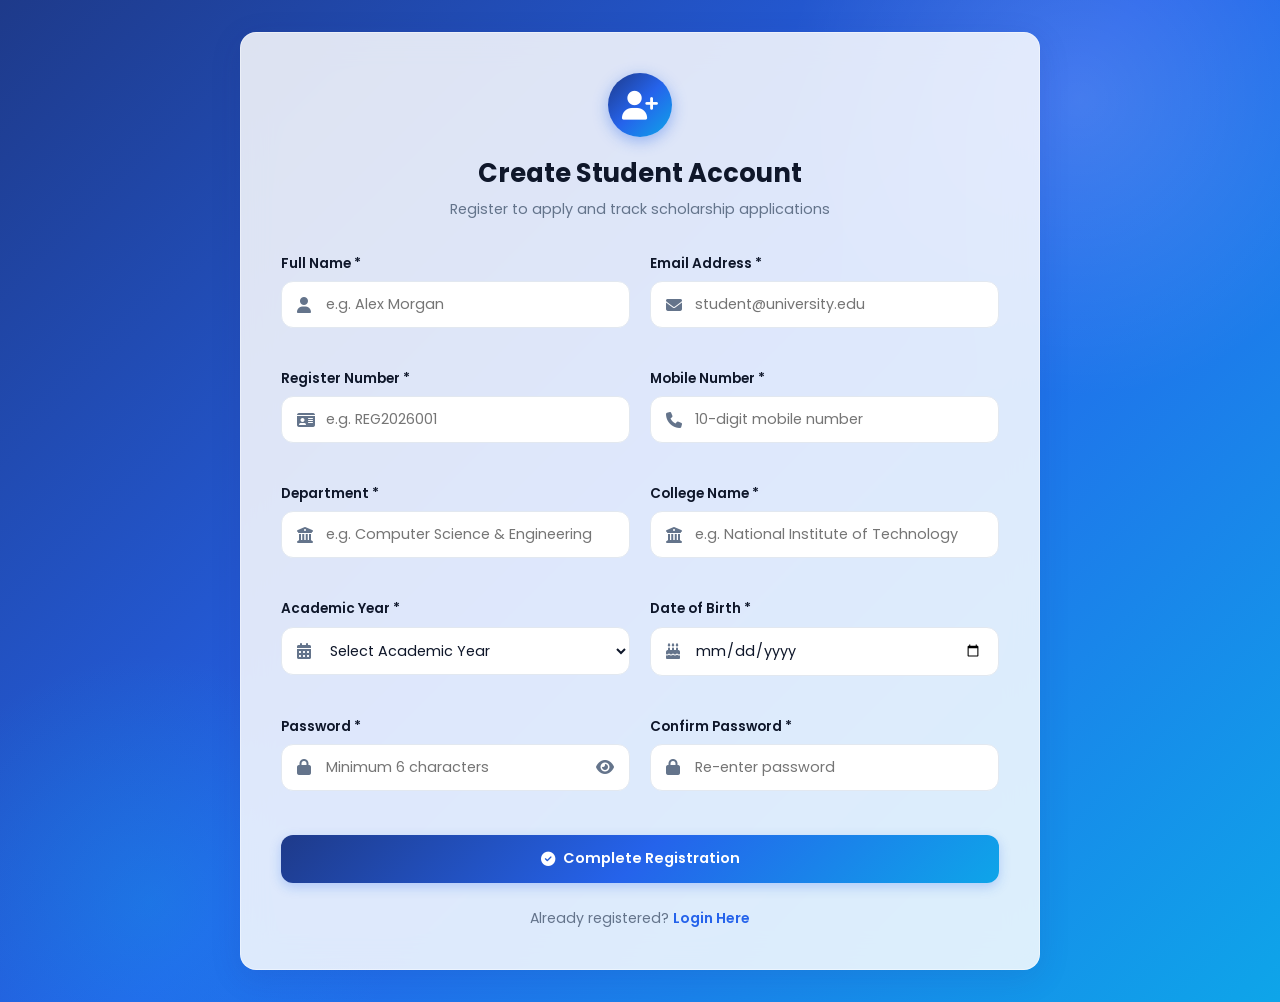
<file: register.html>
<!DOCTYPE html>
<html lang="en">
<head>
    <meta charset="UTF-8">
    <meta name="viewport" content="width=device-width, initial-scale=1.0">
    <title>Scholarship Management System - Student Registration</title>
    <!-- Google Fonts Poppins -->
    <link rel="preconnect" href="https://fonts.googleapis.com">
    <link rel="preconnect" href="https://fonts.gstatic.com" crossorigin>
    <link href="https://fonts.googleapis.com/css2?family=Poppins:wght@300;400;500;600;700&display=swap" rel="stylesheet">
    <!-- Font Awesome Icons CDN -->
    <link rel="stylesheet" href="https://cdnjs.cloudflare.com/ajax/libs/font-awesome/6.5.1/css/all.min.css">
    <!-- Stylesheet -->
    <link rel="stylesheet" href="style.css">
</head>
<body>

    <div class="auth-wrapper">
        <div class="auth-card wide">
            <div class="auth-header">
                <div class="auth-logo">
                    <i class="fas fa-user-plus"></i>
                </div>
                <h1>Create Student Account</h1>
                <p>Register to apply and track scholarship applications</p>
            </div>

            <form id="register-form">
                <div class="form-grid">
                    <div class="form-group">
                        <label for="reg-fullname">Full Name *</label>
                        <div class="input-icon-wrapper">
                            <input type="text" id="reg-fullname" class="form-control" placeholder="e.g. Alex Morgan">
                            <i class="fas fa-user input-icon"></i>
                        </div>
                        <span class="error-message">Full name is required</span>
                    </div>

                    <div class="form-group">
                        <label for="reg-email">Email Address *</label>
                        <div class="input-icon-wrapper">
                            <input type="email" id="reg-email" class="form-control" placeholder="student@university.edu">
                            <i class="fas fa-envelope input-icon"></i>
                        </div>
                        <span class="error-message">Valid email is required</span>
                    </div>

                    <div class="form-group">
                        <label for="reg-regno">Register Number *</label>
                        <div class="input-icon-wrapper">
                            <input type="text" id="reg-regno" class="form-control" placeholder="e.g. REG2026001">
                            <i class="fas fa-id-card input-icon"></i>
                        </div>
                        <span class="error-message">Register number is required</span>
                    </div>

                    <div class="form-group">
                        <label for="reg-mobile">Mobile Number *</label>
                        <div class="input-icon-wrapper">
                            <input type="tel" id="reg-mobile" class="form-control" placeholder="10-digit mobile number">
                            <i class="fas fa-phone input-icon"></i>
                        </div>
                        <span class="error-message">Valid 10-digit mobile number is required</span>
                    </div>

                    <div class="form-group">
                        <label for="reg-department">Department *</label>
                        <div class="input-icon-wrapper">
                            <input type="text" id="reg-department" class="form-control" placeholder="e.g. Computer Science & Engineering">
                            <i class="fas fa-building-columns input-icon"></i>
                        </div>
                        <span class="error-message">Department is required</span>
                    </div>

                    <div class="form-group">
                        <label for="reg-college">College Name *</label>
                        <div class="input-icon-wrapper">
                            <input type="text" id="reg-college" class="form-control" placeholder="e.g. National Institute of Technology">
                            <i class="fas fa-university input-icon"></i>
                        </div>
                        <span class="error-message">College name is required</span>
                    </div>

                    <div class="form-group">
                        <label for="reg-year">Academic Year *</label>
                        <div class="input-icon-wrapper">
                            <select id="reg-year" class="form-control">
                                <option value="">Select Academic Year</option>
                                <option value="1st Year">1st Year</option>
                                <option value="2nd Year">2nd Year</option>
                                <option value="3rd Year">3rd Year</option>
                                <option value="4th Year">4th Year</option>
                                <option value="Postgraduate">Postgraduate</option>
                                <option value="Doctoral / PhD">Doctoral / PhD</option>
                            </select>
                            <i class="fas fa-calendar-alt input-icon"></i>
                        </div>
                        <span class="error-message">Select academic year</span>
                    </div>

                    <div class="form-group">
                        <label for="reg-dob">Date of Birth *</label>
                        <div class="input-icon-wrapper">
                            <input type="date" id="reg-dob" class="form-control">
                            <i class="fas fa-cake-candles input-icon"></i>
                        </div>
                        <span class="error-message">Date of birth is required</span>
                    </div>

                    <div class="form-group">
                        <label for="reg-password">Password *</label>
                        <div class="input-icon-wrapper">
                            <input type="password" id="reg-password" class="form-control" placeholder="Minimum 6 characters">
                            <i class="fas fa-lock input-icon"></i>
                            <button type="button" id="toggle-reg-password" class="toggle-password" aria-label="Toggle password visibility">
                                <i class="fas fa-eye"></i>
                            </button>
                        </div>
                        <span class="error-message">Password must be at least 6 characters</span>
                    </div>

                    <div class="form-group">
                        <label for="reg-confirm-password">Confirm Password *</label>
                        <div class="input-icon-wrapper">
                            <input type="password" id="reg-confirm-password" class="form-control" placeholder="Re-enter password">
                            <i class="fas fa-lock input-icon"></i>
                        </div>
                        <span class="error-message">Passwords do not match</span>
                    </div>
                </div>

                <div style="margin-top: 1.5rem;">
                    <button type="submit" class="btn btn-primary btn-block" style="padding: 0.85rem;">
                        <i class="fas fa-check-circle"></i> Complete Registration
                    </button>
                </div>
            </form>

            <div style="text-align: center; margin-top: 1.5rem; font-size: 0.88rem; color: var(--text-muted);">
                Already registered? 
                <a href="index.html" style="font-weight: 600; color: var(--primary);">Login Here</a>
            </div>
        </div>
    </div>

    <!-- Script File -->
    <script src="script.js"></script>
</body>
</html>
</file>
<file: style.css>
/* ==========================================================================
   SCHOLARSHIP MANAGEMENT SYSTEM - STYLESHEET
   Theme: Professional Academic Blue, Glassmorphism, Premium Layout
   ========================================================================== */

@import url('https://fonts.googleapis.com/css2?family=Poppins:wght@300;400;500;600;700&display=swap');

:root {
    /* Color Palette */
    --primary: #2563eb;
    --primary-dark: #1e40af;
    --primary-light: #3b82f6;
    --secondary: #0ea5e9;
    --secondary-dark: #0369a1;
    --accent: #6366f1;
    
    --success: #16a34a;
    --success-bg: #dcfce7;
    --warning: #f59e0b;
    --warning-bg: #fef3c7;
    --danger: #dc2626;
    --danger-bg: #fee2e2;
    --info: #0284c7;
    --info-bg: #e0f2fe;

    --background: #f8fafc;
    --surface: #ffffff;
    --surface-glass: rgba(255, 255, 255, 0.85);
    
    --text-main: #0f172a;
    --text-muted: #64748b;
    --text-light: #94a3b8;

    --border: #e2e8f0;
    --border-focus: #93c5fd;

    /* Gradients */
    --gradient-primary: linear-gradient(135deg, #1e3a8a 0%, #2563eb 50%, #0ea5e9 100%);
    --gradient-card: linear-gradient(135deg, rgba(255,255,255,0.9) 0%, rgba(248,250,252,0.95) 100%);
    --gradient-hero: linear-gradient(135deg, #0f172a 0%, #1e3a8a 100%);

    /* Shadows */
    --shadow-sm: 0 1px 2px 0 rgba(0, 0, 0, 0.05);
    --shadow-md: 0 4px 6px -1px rgba(0, 0, 0, 0.1), 0 2px 4px -1px rgba(0, 0, 0, 0.06);
    --shadow-lg: 0 10px 25px -5px rgba(37, 99, 235, 0.15), 0 8px 10px -6px rgba(0, 0, 0, 0.04);
    --shadow-glass: 0 8px 32px 0 rgba(31, 38, 135, 0.12);

    /* Spacing & Radii */
    --radius-sm: 8px;
    --radius-md: 12px;
    --radius-lg: 16px;
    --radius-full: 9999px;
    
    --transition: all 0.25s cubic-bezier(0.4, 0, 0.2, 1);
    --sidebar-width: 260px;
}

/* Reset & Base Styles */
* {
    margin: 0;
    padding: 0;
    box-sizing: border-box;
    font-family: 'Poppins', -apple-system, BlinkMacSystemFont, sans-serif;
}

body {
    background-color: var(--background);
    color: var(--text-main);
    line-height: 1.6;
    min-height: 100vh;
    overflow-x: hidden;
}

a {
    color: var(--primary);
    text-decoration: none;
    transition: var(--transition);
}

a:hover {
    color: var(--primary-dark);
}

ul {
    list-style: none;
}

/* Auth Page Wrapper (Login / Register) */
.auth-wrapper {
    min-height: 100vh;
    display: flex;
    align-items: center;
    justify-content: center;
    background: var(--gradient-primary);
    padding: 2rem 1rem;
    position: relative;
    overflow: hidden;
}

.auth-wrapper::before {
    content: '';
    position: absolute;
    width: 600px;
    height: 600px;
    border-radius: 50%;
    background: radial-gradient(circle, rgba(255,255,255,0.15) 0%, rgba(255,255,255,0) 70%);
    top: -200px;
    right: -100px;
    pointer-events: none;
}

.auth-wrapper::after {
    content: '';
    position: absolute;
    width: 500px;
    height: 500px;
    border-radius: 50%;
    background: radial-gradient(circle, rgba(14,165,233,0.3) 0%, rgba(255,255,255,0) 70%);
    bottom: -150px;
    left: -100px;
    pointer-events: none;
}

.auth-card {
    background: var(--surface-glass);
    backdrop-filter: blur(16px);
    -webkit-backdrop-filter: blur(16px);
    border: 1px solid rgba(255, 255, 255, 0.4);
    border-radius: var(--radius-lg);
    box-shadow: var(--shadow-glass);
    width: 100%;
    max-width: 480px;
    padding: 2.5rem;
    animation: fadeInScale 0.4s ease-out forwards;
    z-index: 10;
}

.auth-card.wide {
    max-width: 800px;
}

.auth-header {
    text-align: center;
    margin-bottom: 2rem;
}

.auth-logo {
    width: 64px;
    height: 64px;
    background: var(--gradient-primary);
    color: var(--surface);
    border-radius: 50%;
    display: inline-flex;
    align-items: center;
    justify-content: center;
    font-size: 1.8rem;
    margin-bottom: 1rem;
    box-shadow: 0 4px 15px rgba(37, 99, 235, 0.4);
}

.auth-header h1 {
    font-size: 1.6rem;
    font-weight: 700;
    color: var(--text-main);
    margin-bottom: 0.25rem;
}

.auth-header p {
    color: var(--text-muted);
    font-size: 0.9rem;
}

/* Forms & Inputs */
.form-grid {
    display: grid;
    grid-template-columns: repeat(2, 1fr);
    gap: 1.25rem;
}

.form-group {
    margin-bottom: 1.25rem;
    position: relative;
}

.form-group.full-width {
    grid-column: span 2;
}

.form-group label {
    display: block;
    font-size: 0.85rem;
    font-weight: 600;
    color: var(--text-main);
    margin-bottom: 0.4rem;
}

.input-icon-wrapper {
    position: relative;
    display: flex;
    align-items: center;
}

.input-icon-wrapper i.input-icon {
    position: absolute;
    left: 1rem;
    color: var(--text-muted);
    font-size: 1rem;
    pointer-events: none;
    transition: var(--transition);
}

.input-icon-wrapper input,
.input-icon-wrapper select,
.input-icon-wrapper textarea {
    padding-left: 2.75rem !important;
}

.form-control {
    width: 100%;
    padding: 0.75rem 1rem;
    font-size: 0.9rem;
    color: var(--text-main);
    background: var(--surface);
    border: 1.5px solid var(--border);
    border-radius: var(--radius-md);
    outline: none;
    transition: var(--transition);
}

.form-control:focus {
    border-color: var(--primary);
    box-shadow: 0 0 0 4px rgba(37, 99, 235, 0.15);
}

.input-icon-wrapper input:focus + i.input-icon,
.input-icon-wrapper select:focus + i.input-icon {
    color: var(--primary);
}

.toggle-password {
    position: absolute;
    right: 1rem;
    color: var(--text-muted);
    cursor: pointer;
    background: none;
    border: none;
    font-size: 1rem;
}

.toggle-password:hover {
    color: var(--primary);
}

.error-message {
    color: var(--danger);
    font-size: 0.78rem;
    margin-top: 0.35rem;
    display: none;
}

.form-group.has-error .form-control {
    border-color: var(--danger);
}

.form-group.has-error .error-message {
    display: block;
}

/* Buttons */
.btn {
    display: inline-flex;
    align-items: center;
    justify-content: center;
    gap: 0.5rem;
    padding: 0.75rem 1.5rem;
    font-size: 0.9rem;
    font-weight: 600;
    border-radius: var(--radius-md);
    border: none;
    cursor: pointer;
    transition: var(--transition);
    text-decoration: none;
}

.btn-primary {
    background: var(--gradient-primary);
    color: var(--surface);
    box-shadow: 0 4px 12px rgba(37, 99, 235, 0.25);
}

.btn-primary:hover {
    transform: translateY(-2px);
    box-shadow: 0 6px 18px rgba(37, 99, 235, 0.35);
    color: var(--surface);
}

.btn-secondary {
    background: var(--surface);
    color: var(--text-main);
    border: 1.5px solid var(--border);
}

.btn-secondary:hover {
    background: var(--background);
    border-color: var(--text-muted);
}

.btn-success {
    background: var(--success);
    color: var(--surface);
}

.btn-success:hover {
    background: #15803d;
}

.btn-danger {
    background: var(--danger);
    color: var(--surface);
}

.btn-danger:hover {
    background: #b91c1c;
}

.btn-warning {
    background: var(--warning);
    color: var(--surface);
}

.btn-sm {
    padding: 0.4rem 0.85rem;
    font-size: 0.8rem;
    border-radius: var(--radius-sm);
}

.btn-block {
    width: 100%;
}

.btn:disabled {
    opacity: 0.6;
    cursor: not-allowed;
    transform: none !important;
}

/* App Layout (Dashboard, Admin, etc.) */
.app-layout {
    display: flex;
    min-height: 100vh;
}

/* Sidebar */
.sidebar {
    width: var(--sidebar-width);
    background: var(--surface);
    border-right: 1px solid var(--border);
    display: flex;
    flex-direction: column;
    position: fixed;
    top: 0;
    bottom: 0;
    left: 0;
    z-index: 100;
    transition: var(--transition);
}

.sidebar-header {
    height: 70px;
    display: flex;
    align-items: center;
    gap: 0.75rem;
    padding: 0 1.5rem;
    border-bottom: 1px solid var(--border);
    background: var(--gradient-primary);
    color: var(--surface);
}

.sidebar-logo-icon {
    font-size: 1.5rem;
}

.sidebar-brand h2 {
    font-size: 1rem;
    font-weight: 700;
    line-height: 1.2;
}

.sidebar-brand span {
    font-size: 0.75rem;
    opacity: 0.8;
    font-weight: 400;
}

.sidebar-menu {
    padding: 1.25rem 0.75rem;
    flex: 1;
    overflow-y: auto;
}

.menu-category {
    font-size: 0.7rem;
    text-transform: uppercase;
    letter-spacing: 0.05em;
    color: var(--text-light);
    font-weight: 700;
    padding: 0.5rem 1rem;
    margin-top: 0.75rem;
}

.nav-item {
    margin-bottom: 0.25rem;
}

.nav-link {
    display: flex;
    align-items: center;
    gap: 0.85rem;
    padding: 0.75rem 1rem;
    color: var(--text-muted);
    font-size: 0.88rem;
    font-weight: 500;
    border-radius: var(--radius-md);
    transition: var(--transition);
}

.nav-link i {
    font-size: 1.1rem;
    width: 20px;
    text-align: center;
}

.nav-link:hover {
    background: rgba(37, 99, 235, 0.08);
    color: var(--primary);
}

.nav-link.active {
    background: var(--gradient-primary);
    color: var(--surface);
    box-shadow: 0 4px 12px rgba(37, 99, 235, 0.2);
}

.nav-link.active i {
    color: var(--surface);
}

.sidebar-footer {
    padding: 1rem;
    border-top: 1px solid var(--border);
}

/* Main Workspace */
.main-wrapper {
    flex: 1;
    margin-left: var(--sidebar-width);
    display: flex;
    flex-direction: column;
    min-height: 100vh;
    transition: var(--transition);
}

/* Header */
.top-header {
    height: 70px;
    background: var(--surface);
    border-bottom: 1px solid var(--border);
    display: flex;
    align-items: center;
    justify-content: space-between;
    padding: 0 2rem;
    position: sticky;
    top: 0;
    z-index: 90;
}

.header-left {
    display: flex;
    align-items: center;
    gap: 1rem;
}

.hamburger-btn {
    display: none;
    background: none;
    border: none;
    font-size: 1.3rem;
    color: var(--text-main);
    cursor: pointer;
}

.page-title h1 {
    font-size: 1.25rem;
    font-weight: 700;
    color: var(--text-main);
}

.header-right {
    display: flex;
    align-items: center;
    gap: 1.25rem;
}

.icon-btn {
    position: relative;
    width: 40px;
    height: 40px;
    border-radius: 50%;
    background: var(--background);
    display: flex;
    align-items: center;
    justify-content: center;
    color: var(--text-muted);
    cursor: pointer;
    transition: var(--transition);
    border: none;
}

.icon-btn:hover {
    background: rgba(37, 99, 235, 0.1);
    color: var(--primary);
}

.badge-count {
    position: absolute;
    top: -2px;
    right: -2px;
    background: var(--danger);
    color: var(--surface);
    font-size: 0.65rem;
    font-weight: 700;
    min-width: 18px;
    height: 18px;
    border-radius: 50%;
    display: flex;
    align-items: center;
    justify-content: center;
    padding: 0 4px;
    border: 2px solid var(--surface);
}

.user-profile-menu {
    display: flex;
    align-items: center;
    gap: 0.75rem;
    cursor: pointer;
    padding: 0.35rem 0.75rem;
    border-radius: var(--radius-full);
    transition: var(--transition);
}

.user-profile-menu:hover {
    background: var(--background);
}

.avatar {
    width: 38px;
    height: 38px;
    border-radius: 50%;
    background: var(--gradient-primary);
    color: var(--surface);
    display: flex;
    align-items: center;
    justify-content: center;
    font-weight: 600;
    font-size: 0.95rem;
    box-shadow: 0 2px 8px rgba(37, 99, 235, 0.2);
}

.user-info {
    display: flex;
    flex-direction: column;
    text-align: left;
}

.user-info .user-name {
    font-size: 0.85rem;
    font-weight: 600;
    color: var(--text-main);
    line-height: 1.2;
}

.user-info .user-role {
    font-size: 0.72rem;
    color: var(--text-muted);
}

/* Page Content */
.content-area {
    padding: 2rem;
    flex: 1;
}

/* Welcome Hero */
.welcome-hero {
    background: var(--gradient-primary);
    color: var(--surface);
    border-radius: var(--radius-lg);
    padding: 2rem 2.5rem;
    margin-bottom: 2rem;
    position: relative;
    overflow: hidden;
    box-shadow: var(--shadow-lg);
}

.welcome-hero::after {
    content: '\f19d';
    font-family: 'Font Awesome 6 Free';
    font-weight: 900;
    position: absolute;
    right: 2rem;
    bottom: -1rem;
    font-size: 9rem;
    opacity: 0.15;
    pointer-events: none;
}

.welcome-hero h2 {
    font-size: 1.75rem;
    font-weight: 700;
    margin-bottom: 0.4rem;
}

.welcome-hero p {
    font-size: 0.95rem;
    opacity: 0.9;
    max-width: 600px;
}

/* Stat Cards Grid */
.stats-grid {
    display: grid;
    grid-template-columns: repeat(auto-fit, minmax(220px, 1fr));
    gap: 1.5rem;
    margin-bottom: 2rem;
}

.stat-card {
    background: var(--surface);
    border-radius: var(--radius-lg);
    padding: 1.5rem;
    border: 1px solid var(--border);
    box-shadow: var(--shadow-sm);
    display: flex;
    align-items: center;
    justify-content: space-between;
    transition: var(--transition);
}

.stat-card:hover {
    transform: translateY(-4px);
    box-shadow: var(--shadow-md);
    border-color: var(--border-focus);
}

.stat-details span.stat-title {
    font-size: 0.8rem;
    font-weight: 600;
    color: var(--text-muted);
    text-transform: uppercase;
    letter-spacing: 0.03em;
}

.stat-details h3.stat-value {
    font-size: 1.6rem;
    font-weight: 700;
    color: var(--text-main);
    margin-top: 0.25rem;
}

.stat-icon {
    width: 52px;
    height: 52px;
    border-radius: var(--radius-md);
    display: flex;
    align-items: center;
    justify-content: center;
    font-size: 1.5rem;
}

.stat-icon.blue {
    background: rgba(37, 99, 235, 0.1);
    color: var(--primary);
}

.stat-icon.green {
    background: var(--success-bg);
    color: var(--success);
}

.stat-icon.warning {
    background: var(--warning-bg);
    color: var(--warning);
}

.stat-icon.purple {
    background: rgba(99, 102, 241, 0.1);
    color: var(--accent);
}

.stat-icon.red {
    background: var(--danger-bg);
    color: var(--danger);
}

/* Quick Actions Cards */
.quick-actions-section {
    margin-bottom: 2rem;
}

.section-title {
    font-size: 1.1rem;
    font-weight: 700;
    color: var(--text-main);
    margin-bottom: 1rem;
    display: flex;
    align-items: center;
    justify-content: space-between;
}

.quick-actions-grid {
    display: grid;
    grid-template-columns: repeat(auto-fit, minmax(200px, 1fr));
    gap: 1.25rem;
}

.action-card {
    background: var(--surface);
    border: 1px solid var(--border);
    border-radius: var(--radius-md);
    padding: 1.25rem;
    display: flex;
    flex-direction: column;
    align-items: center;
    text-align: center;
    gap: 0.75rem;
    cursor: pointer;
    transition: var(--transition);
    color: var(--text-main);
}

.action-card:hover {
    background: var(--primary);
    color: var(--surface);
    border-color: var(--primary);
    transform: translateY(-3px);
    box-shadow: var(--shadow-md);
}

.action-card i {
    font-size: 1.8rem;
    color: var(--primary);
    transition: var(--transition);
}

.action-card:hover i {
    color: var(--surface);
}

.action-card span {
    font-weight: 600;
    font-size: 0.9rem;
}

/* Main Content Card Wrapper */
.card-box {
    background: var(--surface);
    border-radius: var(--radius-lg);
    border: 1px solid var(--border);
    box-shadow: var(--shadow-sm);
    padding: 1.5rem;
    margin-bottom: 2rem;
}

.card-box-header {
    display: flex;
    align-items: center;
    justify-content: space-between;
    margin-bottom: 1.25rem;
    padding-bottom: 1rem;
    border-bottom: 1px solid var(--border);
}

.card-box-title {
    font-size: 1.1rem;
    font-weight: 700;
    color: var(--text-main);
}

/* Tables */
.table-responsive {
    width: 100%;
    overflow-x: auto;
}

.custom-table {
    width: 100%;
    border-collapse: collapse;
    text-align: left;
    font-size: 0.88rem;
}

.custom-table th {
    background: var(--background);
    padding: 0.85rem 1rem;
    font-weight: 600;
    color: var(--text-muted);
    text-transform: uppercase;
    font-size: 0.75rem;
    letter-spacing: 0.04em;
    border-bottom: 1px solid var(--border);
}

.custom-table td {
    padding: 1rem;
    border-bottom: 1px solid var(--border);
    color: var(--text-main);
    vertical-align: middle;
}

.custom-table tbody tr {
    transition: var(--transition);
}

.custom-table tbody tr:hover {
    background: rgba(248, 250, 252, 0.8);
}

/* Status Badges */
.status-badge {
    display: inline-flex;
    align-items: center;
    gap: 0.35rem;
    padding: 0.3rem 0.75rem;
    border-radius: var(--radius-full);
    font-size: 0.75rem;
    font-weight: 600;
    text-transform: capitalize;
}

.status-badge.pending {
    background: var(--warning-bg);
    color: var(--warning);
}

.status-badge.under-review {
    background: var(--info-bg);
    color: var(--info);
}

.status-badge.approved {
    background: var(--success-bg);
    color: var(--success);
}

.status-badge.rejected {
    background: var(--danger-bg);
    color: var(--danger);
}

.status-badge.active {
    background: var(--success-bg);
    color: var(--success);
}

.status-badge.inactive {
    background: var(--border);
    color: var(--text-muted);
}

/* Search & Filter Header */
.filter-bar {
    display: flex;
    flex-wrap: wrap;
    gap: 1rem;
    align-items: center;
    justify-content: space-between;
    margin-bottom: 1.5rem;
}

.search-box {
    position: relative;
    flex: 1;
    min-width: 250px;
    max-width: 400px;
}

.search-box i {
    position: absolute;
    left: 1rem;
    top: 50%;
    transform: translateY(-50%);
    color: var(--text-muted);
}

.search-box input {
    padding-left: 2.75rem;
}

.filter-pills {
    display: flex;
    gap: 0.5rem;
    flex-wrap: wrap;
}

.filter-pill {
    padding: 0.4rem 1rem;
    border-radius: var(--radius-full);
    background: var(--background);
    color: var(--text-muted);
    font-size: 0.82rem;
    font-weight: 500;
    cursor: pointer;
    border: 1px solid var(--border);
    transition: var(--transition);
}

.filter-pill:hover,
.filter-pill.active {
    background: var(--primary);
    color: var(--surface);
    border-color: var(--primary);
}

/* Modals */
.modal-backdrop {
    position: fixed;
    top: 0;
    left: 0;
    width: 100vw;
    height: 100vh;
    background: rgba(15, 23, 42, 0.6);
    backdrop-filter: blur(4px);
    display: flex;
    align-items: center;
    justify-content: center;
    z-index: 1000;
    opacity: 0;
    visibility: hidden;
    transition: var(--transition);
    padding: 1rem;
}

.modal-backdrop.active {
    opacity: 1;
    visibility: visible;
}

.modal-container {
    background: var(--surface);
    border-radius: var(--radius-lg);
    width: 100%;
    max-width: 650px;
    max-height: 90vh;
    display: flex;
    flex-direction: column;
    box-shadow: var(--shadow-lg);
    transform: scale(0.95);
    transition: var(--transition);
    overflow: hidden;
}

.modal-backdrop.active .modal-container {
    transform: scale(1);
}

.modal-header {
    padding: 1.25rem 1.5rem;
    border-bottom: 1px solid var(--border);
    display: flex;
    align-items: center;
    justify-content: space-between;
}

.modal-header h3 {
    font-size: 1.15rem;
    font-weight: 700;
    color: var(--text-main);
}

.modal-close {
    background: none;
    border: none;
    font-size: 1.2rem;
    color: var(--text-muted);
    cursor: pointer;
    transition: var(--transition);
}

.modal-close:hover {
    color: var(--danger);
}

.modal-body {
    padding: 1.5rem;
    overflow-y: auto;
    flex: 1;
}

.modal-footer {
    padding: 1rem 1.5rem;
    border-top: 1px solid var(--border);
    display: flex;
    align-items: center;
    justify-content: flex-end;
    gap: 0.75rem;
    background: var(--background);
}

/* Detail Info Grid inside Modal */
.detail-grid {
    display: grid;
    grid-template-columns: repeat(2, 1fr);
    gap: 1.25rem;
}

.detail-item label {
    display: block;
    font-size: 0.75rem;
    text-transform: uppercase;
    letter-spacing: 0.04em;
    color: var(--text-muted);
    font-weight: 600;
    margin-bottom: 0.2rem;
}

.detail-item p {
    font-size: 0.92rem;
    font-weight: 600;
    color: var(--text-main);
}

/* Notifications List */
.notification-list {
    display: flex;
    flex-direction: column;
    gap: 0.85rem;
}

.notification-item {
    background: var(--surface);
    border: 1px solid var(--border);
    border-radius: var(--radius-md);
    padding: 1rem 1.25rem;
    display: flex;
    align-items: flex-start;
    gap: 1rem;
    transition: var(--transition);
    position: relative;
}

.notification-item.unread {
    background: rgba(37, 99, 235, 0.03);
    border-left: 4px solid var(--primary);
}

.notification-icon {
    width: 36px;
    height: 36px;
    border-radius: 50%;
    background: var(--info-bg);
    color: var(--info);
    display: flex;
    align-items: center;
    justify-content: center;
    font-size: 1rem;
    flex-shrink: 0;
}

.notification-item.approved .notification-icon {
    background: var(--success-bg);
    color: var(--success);
}

.notification-item.rejected .notification-icon {
    background: var(--danger-bg);
    color: var(--danger);
}

.notification-content {
    flex: 1;
}

.notification-content p {
    font-size: 0.9rem;
    color: var(--text-main);
    margin-bottom: 0.25rem;
}

.notification-time {
    font-size: 0.75rem;
    color: var(--text-muted);
}

.notification-actions {
    display: flex;
    gap: 0.5rem;
}

/* CSS Charts for Admin Reports */
.charts-grid {
    display: grid;
    grid-template-columns: repeat(auto-fit, minmax(320px, 1fr));
    gap: 1.5rem;
}

.chart-card {
    background: var(--surface);
    border: 1px solid var(--border);
    border-radius: var(--radius-lg);
    padding: 1.5rem;
}

.chart-title {
    font-size: 1rem;
    font-weight: 700;
    color: var(--text-main);
    margin-bottom: 1.25rem;
}

.css-bar-chart {
    display: flex;
    flex-direction: column;
    gap: 1rem;
}

.bar-item {
    display: flex;
    flex-direction: column;
    gap: 0.35rem;
}

.bar-label {
    display: flex;
    justify-content: space-between;
    font-size: 0.82rem;
    font-weight: 600;
    color: var(--text-main);
}

.bar-track {
    height: 12px;
    background: var(--background);
    border-radius: var(--radius-full);
    overflow: hidden;
}

.bar-fill {
    height: 100%;
    border-radius: var(--radius-full);
    transition: width 0.6s ease-out;
}

.bar-fill.blue { background: var(--primary); }
.bar-fill.green { background: var(--success); }
.bar-fill.warning { background: var(--warning); }
.bar-fill.red { background: var(--danger); }
.bar-fill.purple { background: var(--accent); }

/* Toast Notification System */
#toast-container {
    position: fixed;
    top: 20px;
    right: 20px;
    z-index: 2000;
    display: flex;
    flex-direction: column;
    gap: 10px;
    max-width: 380px;
    width: 100%;
    pointer-events: none;
}

.toast {
    background: var(--surface);
    border-radius: var(--radius-md);
    padding: 0.9rem 1.2rem;
    box-shadow: 0 10px 30px rgba(0, 0, 0, 0.15);
    display: flex;
    align-items: center;
    gap: 0.85rem;
    border-left: 5px solid var(--primary);
    animation: toastSlideIn 0.3s cubic-bezier(0.68, -0.55, 0.27, 1.55) forwards;
    pointer-events: auto;
}

.toast.success { border-left-color: var(--success); }
.toast.success i { color: var(--success); }

.toast.danger { border-left-color: var(--danger); }
.toast.danger i { color: var(--danger); }

.toast.warning { border-left-color: var(--warning); }
.toast.warning i { color: var(--warning); }

.toast.info { border-left-color: var(--info); }
.toast.info i { color: var(--info); }

.toast-message {
    font-size: 0.88rem;
    font-weight: 500;
    color: var(--text-main);
    flex: 1;
}

/* Empty State Component */
.empty-state {
    padding: 3rem 1.5rem;
    text-align: center;
}

.empty-state-icon {
    font-size: 3.5rem;
    color: var(--text-light);
    margin-bottom: 1rem;
}

.empty-state h3 {
    font-size: 1.1rem;
    font-weight: 700;
    color: var(--text-main);
    margin-bottom: 0.4rem;
}

.empty-state p {
    font-size: 0.88rem;
    color: var(--text-muted);
    max-width: 360px;
    margin: 0 auto 1.25rem;
}

/* Tabs */
.tabs-nav {
    display: flex;
    gap: 0.5rem;
    border-bottom: 1px solid var(--border);
    margin-bottom: 1.5rem;
}

.tab-btn {
    padding: 0.75rem 1.25rem;
    background: none;
    border: none;
    font-weight: 600;
    font-size: 0.9rem;
    color: var(--text-muted);
    cursor: pointer;
    border-bottom: 2px solid transparent;
    transition: var(--transition);
}

.tab-btn:hover {
    color: var(--primary);
}

.tab-btn.active {
    color: var(--primary);
    border-bottom-color: var(--primary);
}

.tab-pane {
    display: none;
}

.tab-pane.active {
    display: block;
    animation: fadeIn 0.3s ease;
}

/* File Upload Previews */
.file-upload-zone {
    border: 2px dashed var(--border);
    border-radius: var(--radius-md);
    padding: 1.5rem;
    text-align: center;
    background: var(--background);
    cursor: pointer;
    transition: var(--transition);
}

.file-upload-zone:hover {
    border-color: var(--primary);
    background: rgba(37, 99, 235, 0.02);
}

.file-upload-zone i {
    font-size: 2rem;
    color: var(--primary);
    margin-bottom: 0.5rem;
}

.selected-file-name {
    font-size: 0.8rem;
    color: var(--success);
    font-weight: 600;
    margin-top: 0.4rem;
    display: block;
}

/* Keyframe Animations */
@keyframes fadeInScale {
    from {
        opacity: 0;
        transform: scale(0.95) translateY(10px);
    }
    to {
        opacity: 1;
        transform: scale(1) translateY(0);
    }
}

@keyframes fadeIn {
    from { opacity: 0; }
    to { opacity: 1; }
}

@keyframes toastSlideIn {
    from {
        opacity: 0;
        transform: translateX(100%);
    }
    to {
        opacity: 1;
        transform: translateX(0);
    }
}

/* Responsive Rules */
@media (max-width: 992px) {
    .sidebar {
        transform: translateX(-100%);
        box-shadow: var(--shadow-lg);
    }

    .sidebar.mobile-open {
        transform: translateX(0);
    }

    .main-wrapper {
        margin-left: 0;
    }

    .hamburger-btn {
        display: block;
    }
}

@media (max-width: 768px) {
    .form-grid {
        grid-template-columns: 1fr;
    }

    .form-group.full-width {
        grid-column: span 1;
    }

    .detail-grid {
        grid-template-columns: 1fr;
    }

    .content-area {
        padding: 1.25rem;
    }

    .welcome-hero {
        padding: 1.5rem;
    }

    .welcome-hero h2 {
        font-size: 1.4rem;
    }

    .top-header {
        padding: 0 1.25rem;
    }

    .user-info {
        display: none;
    }
}
</file>
